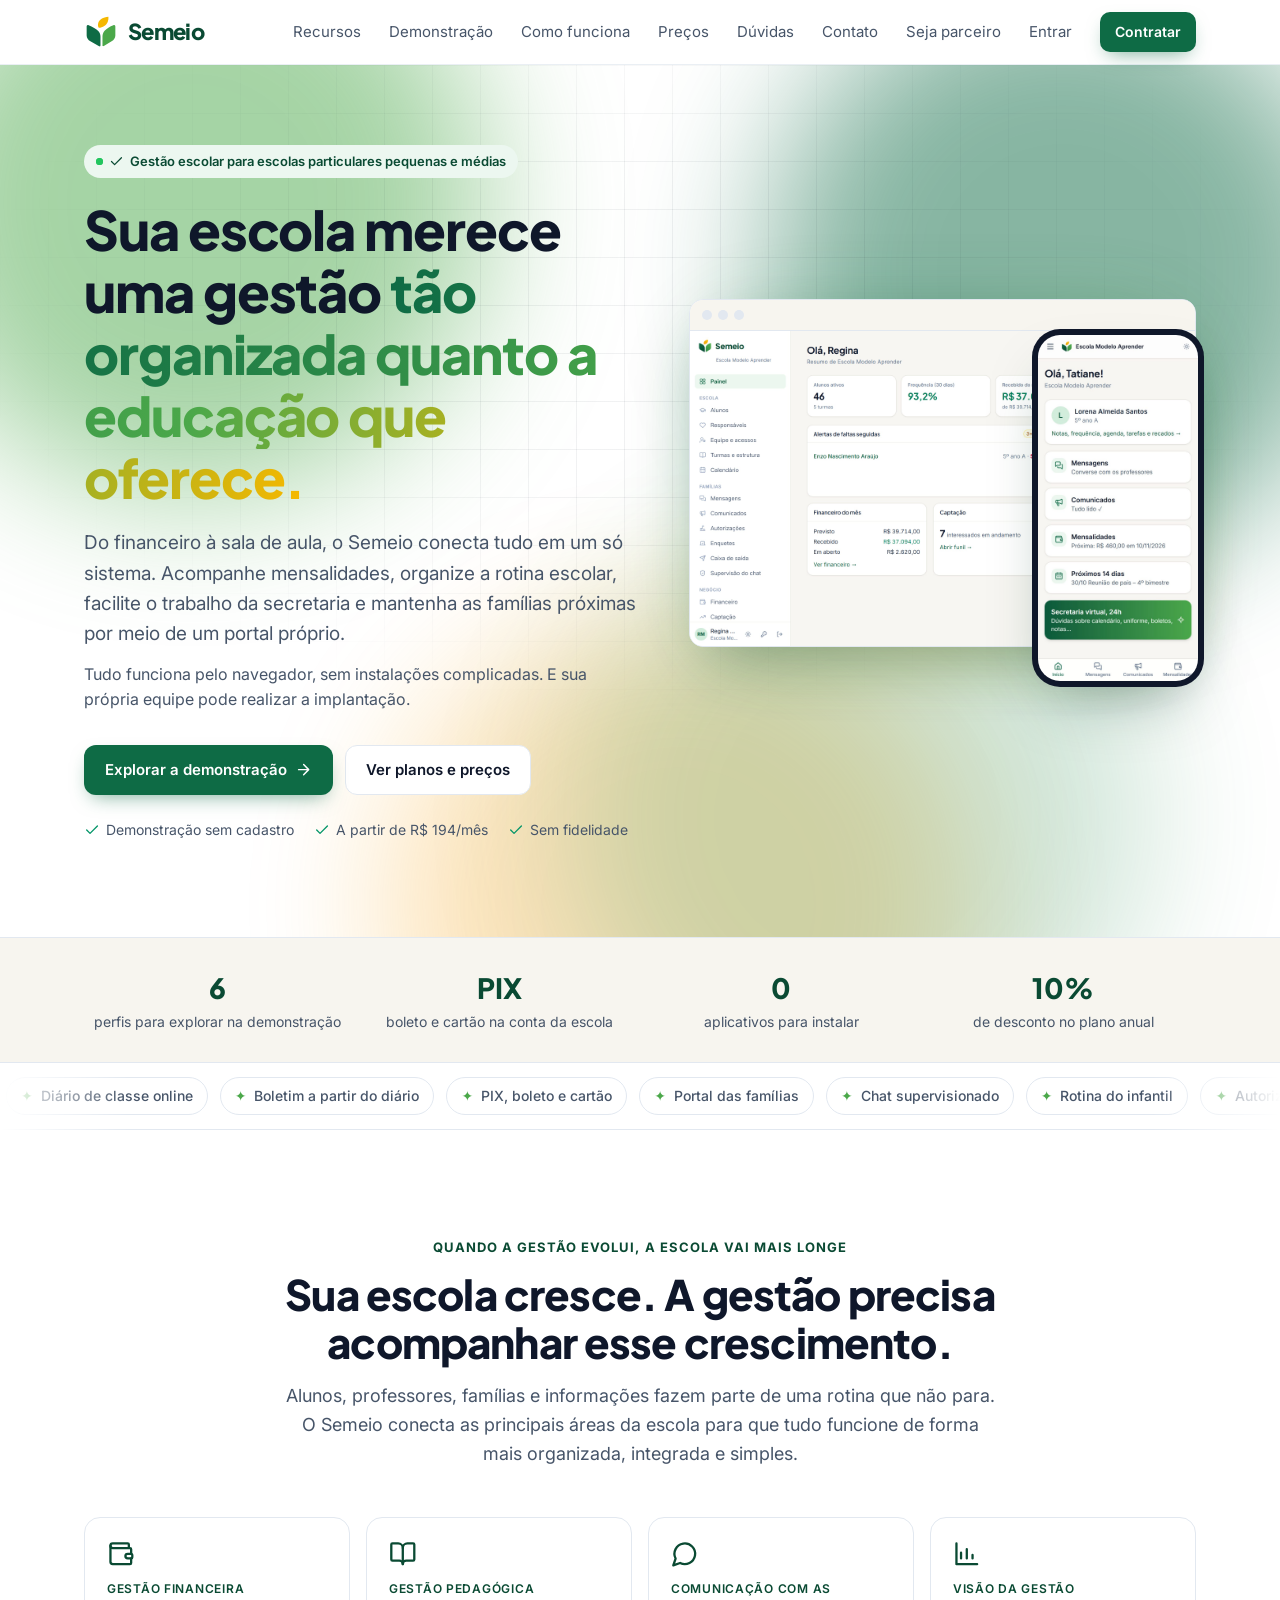
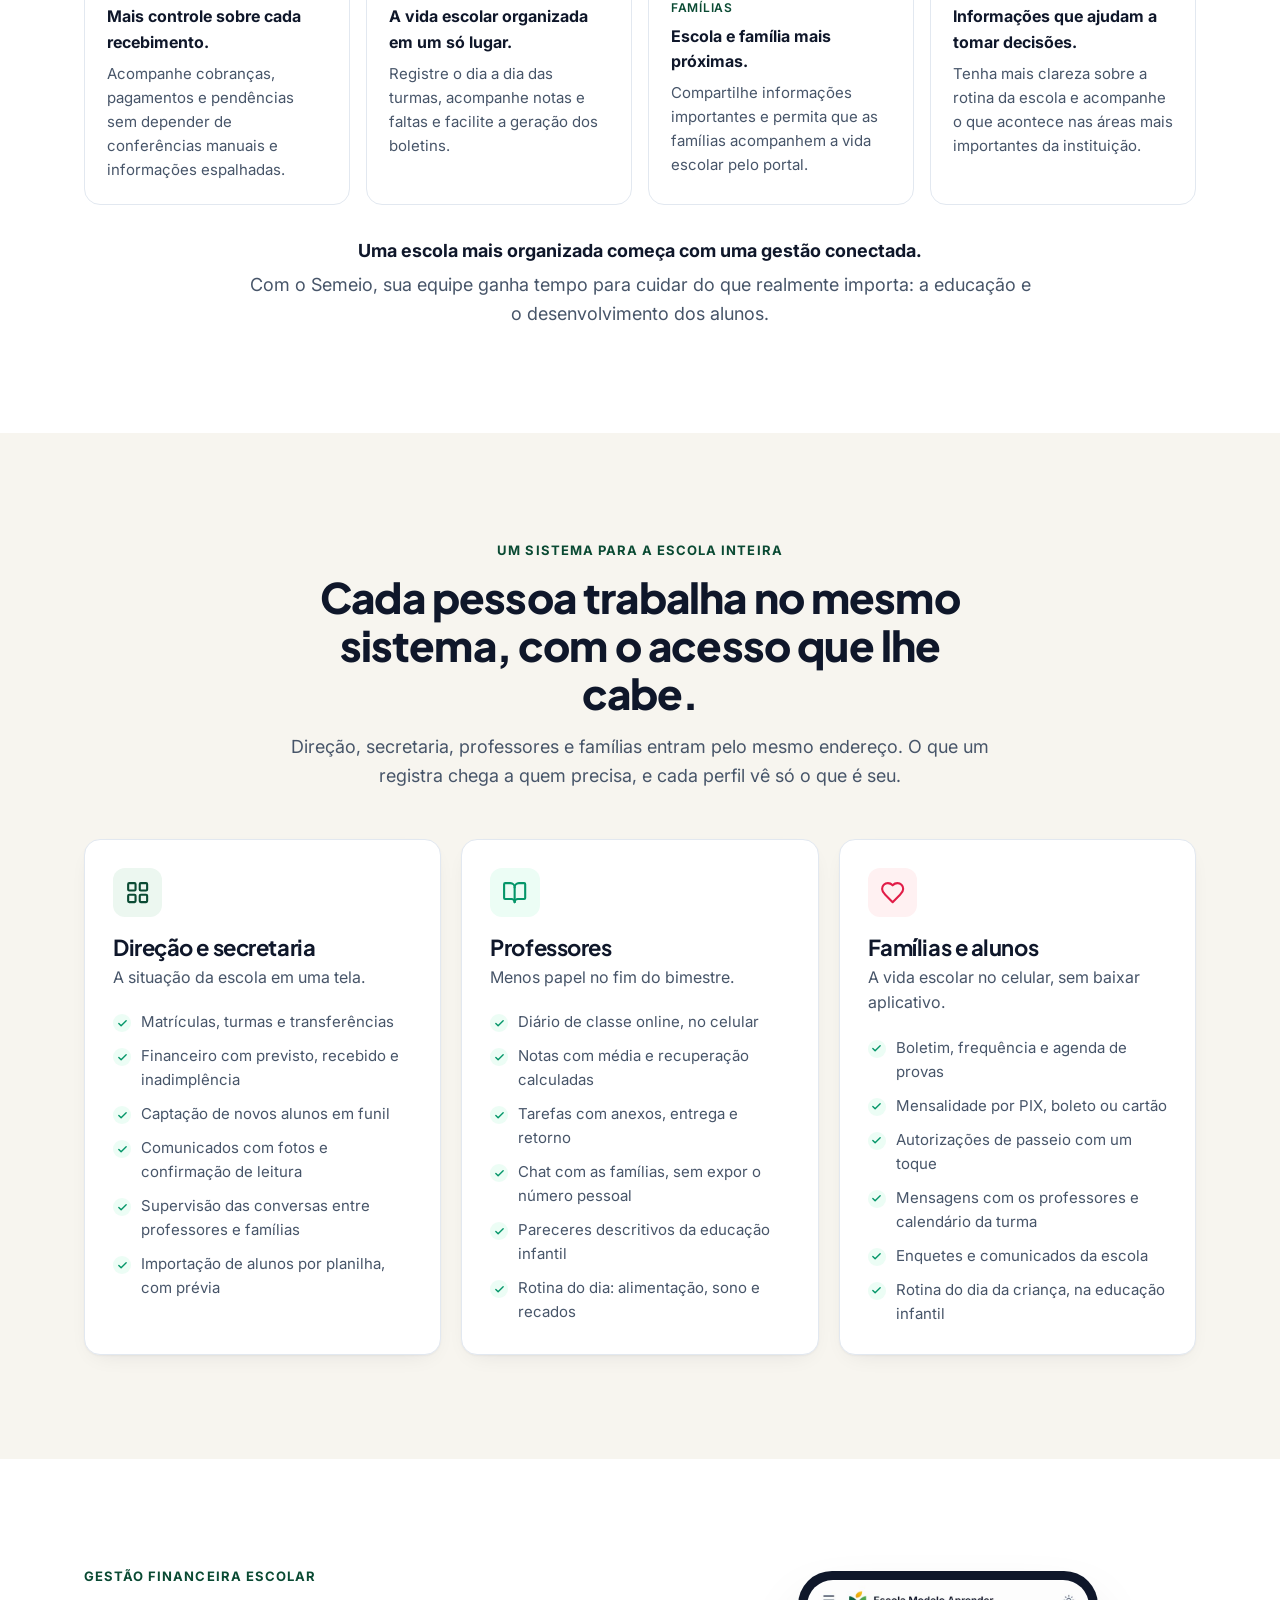
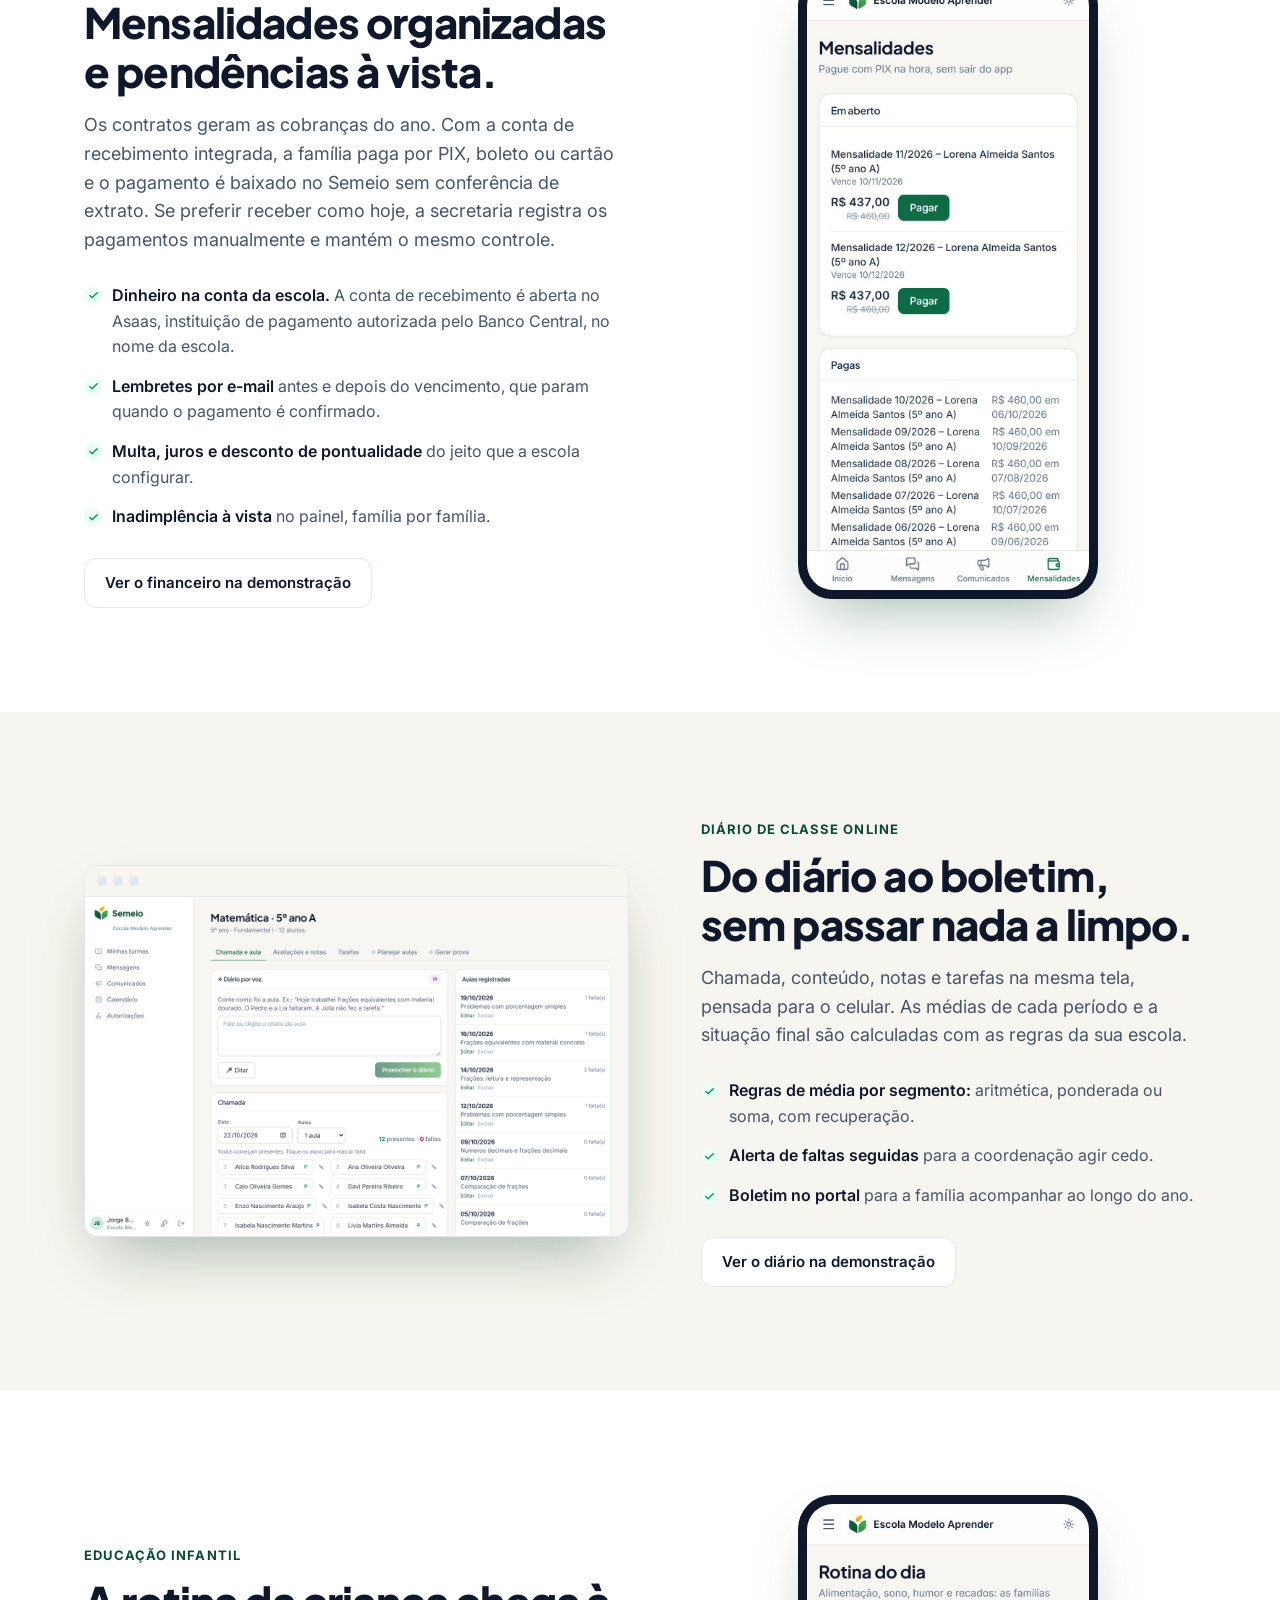
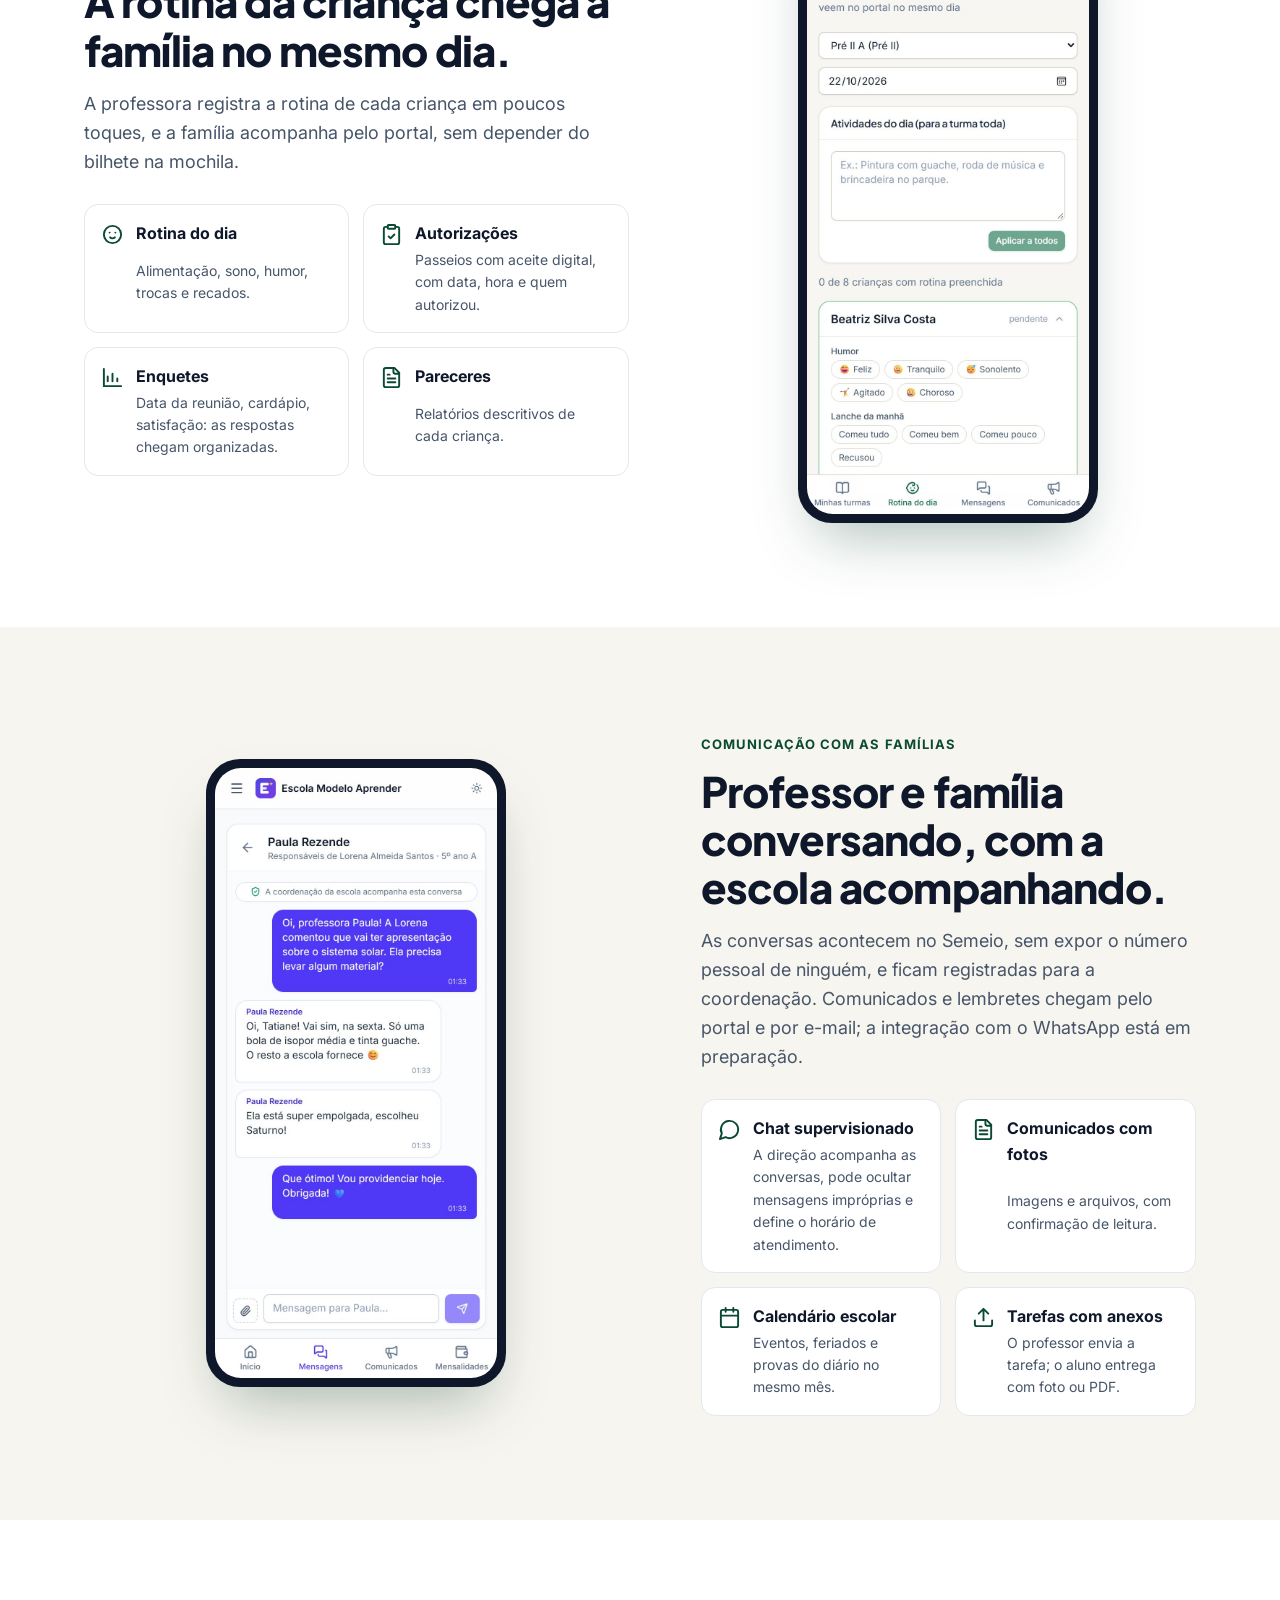
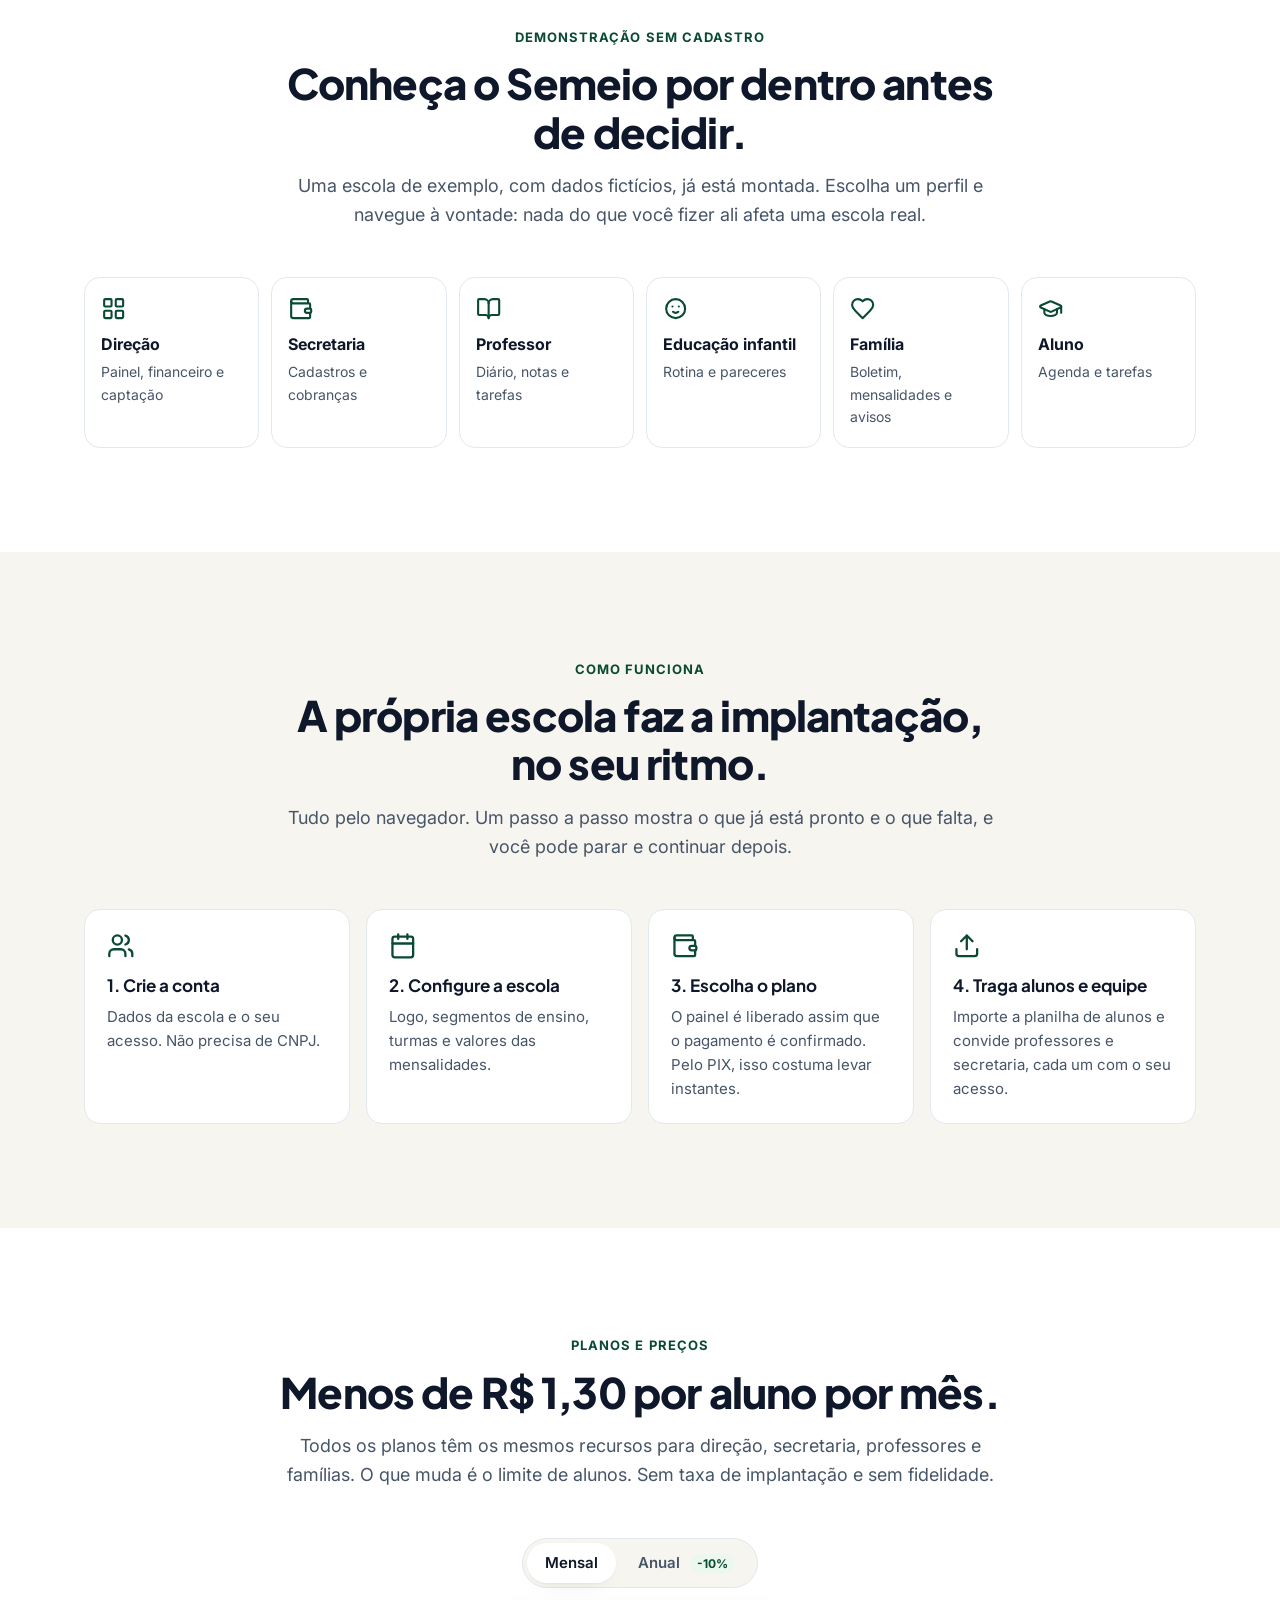
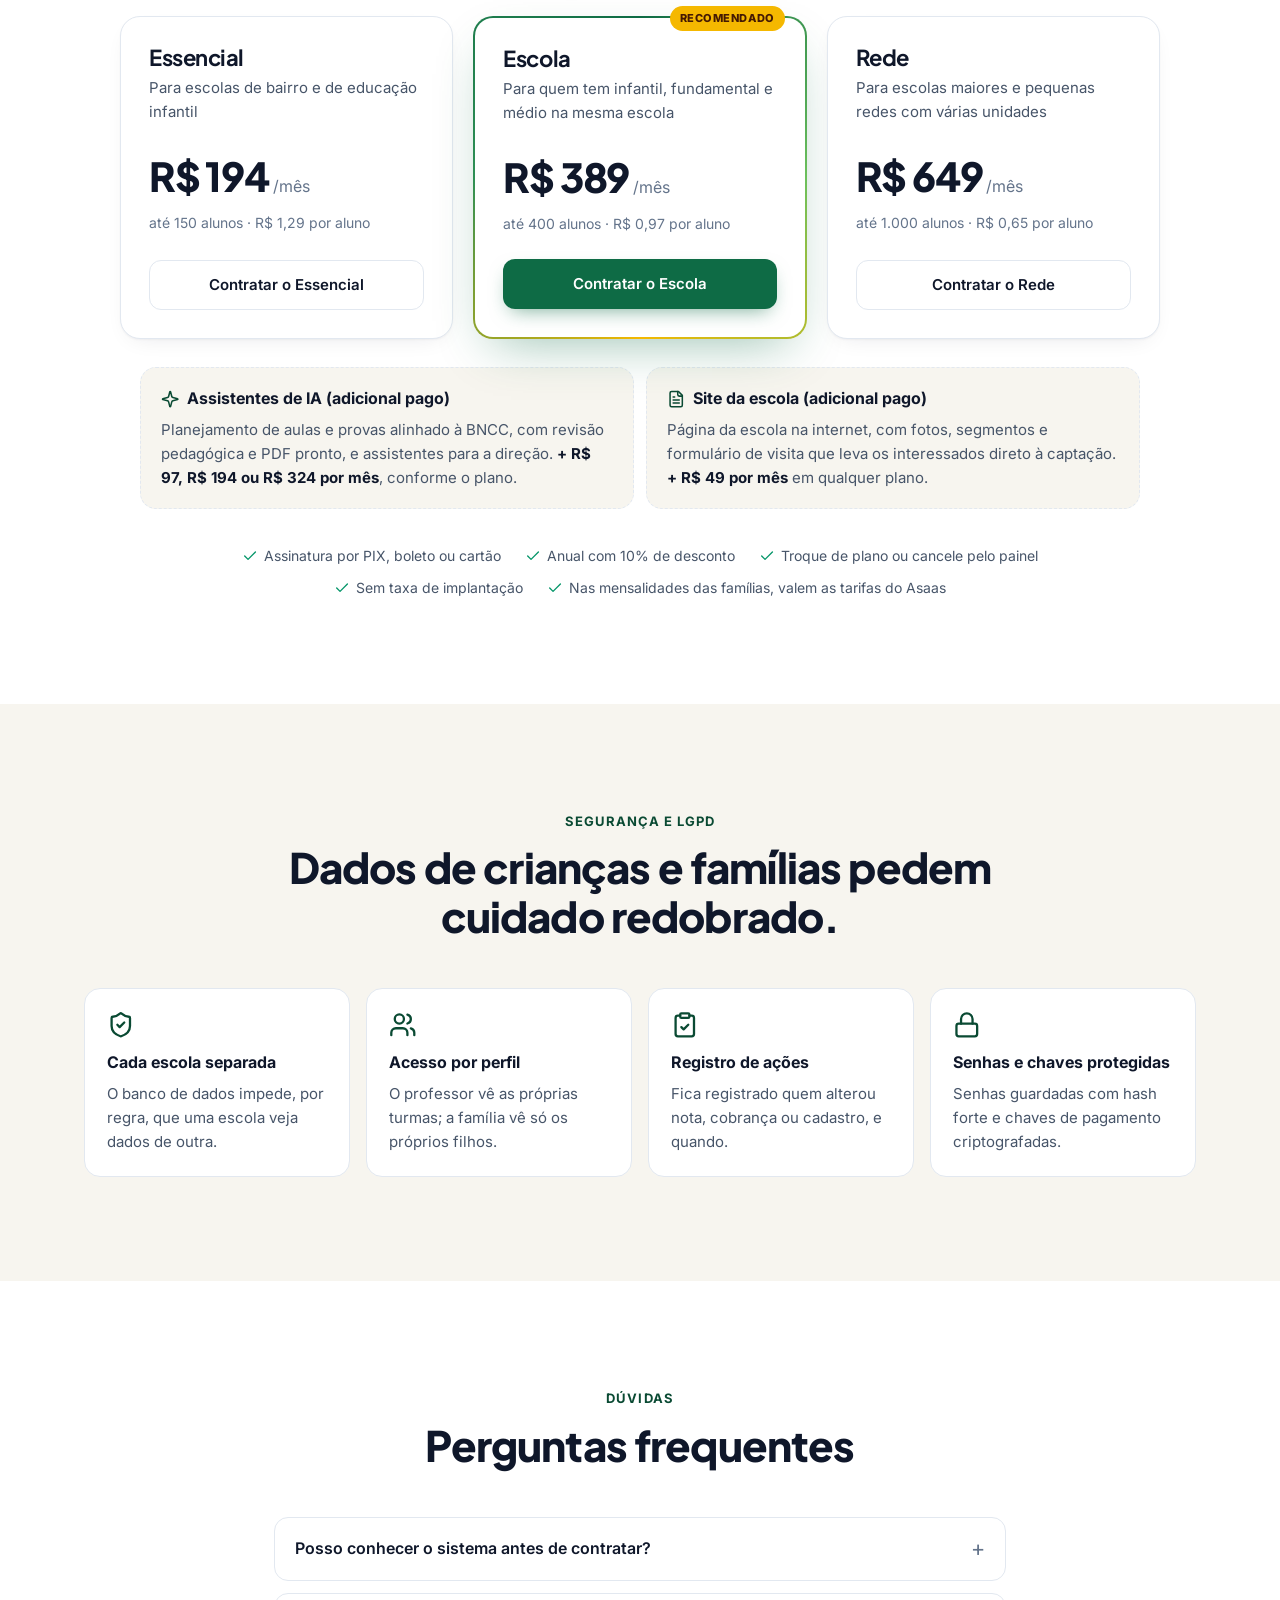
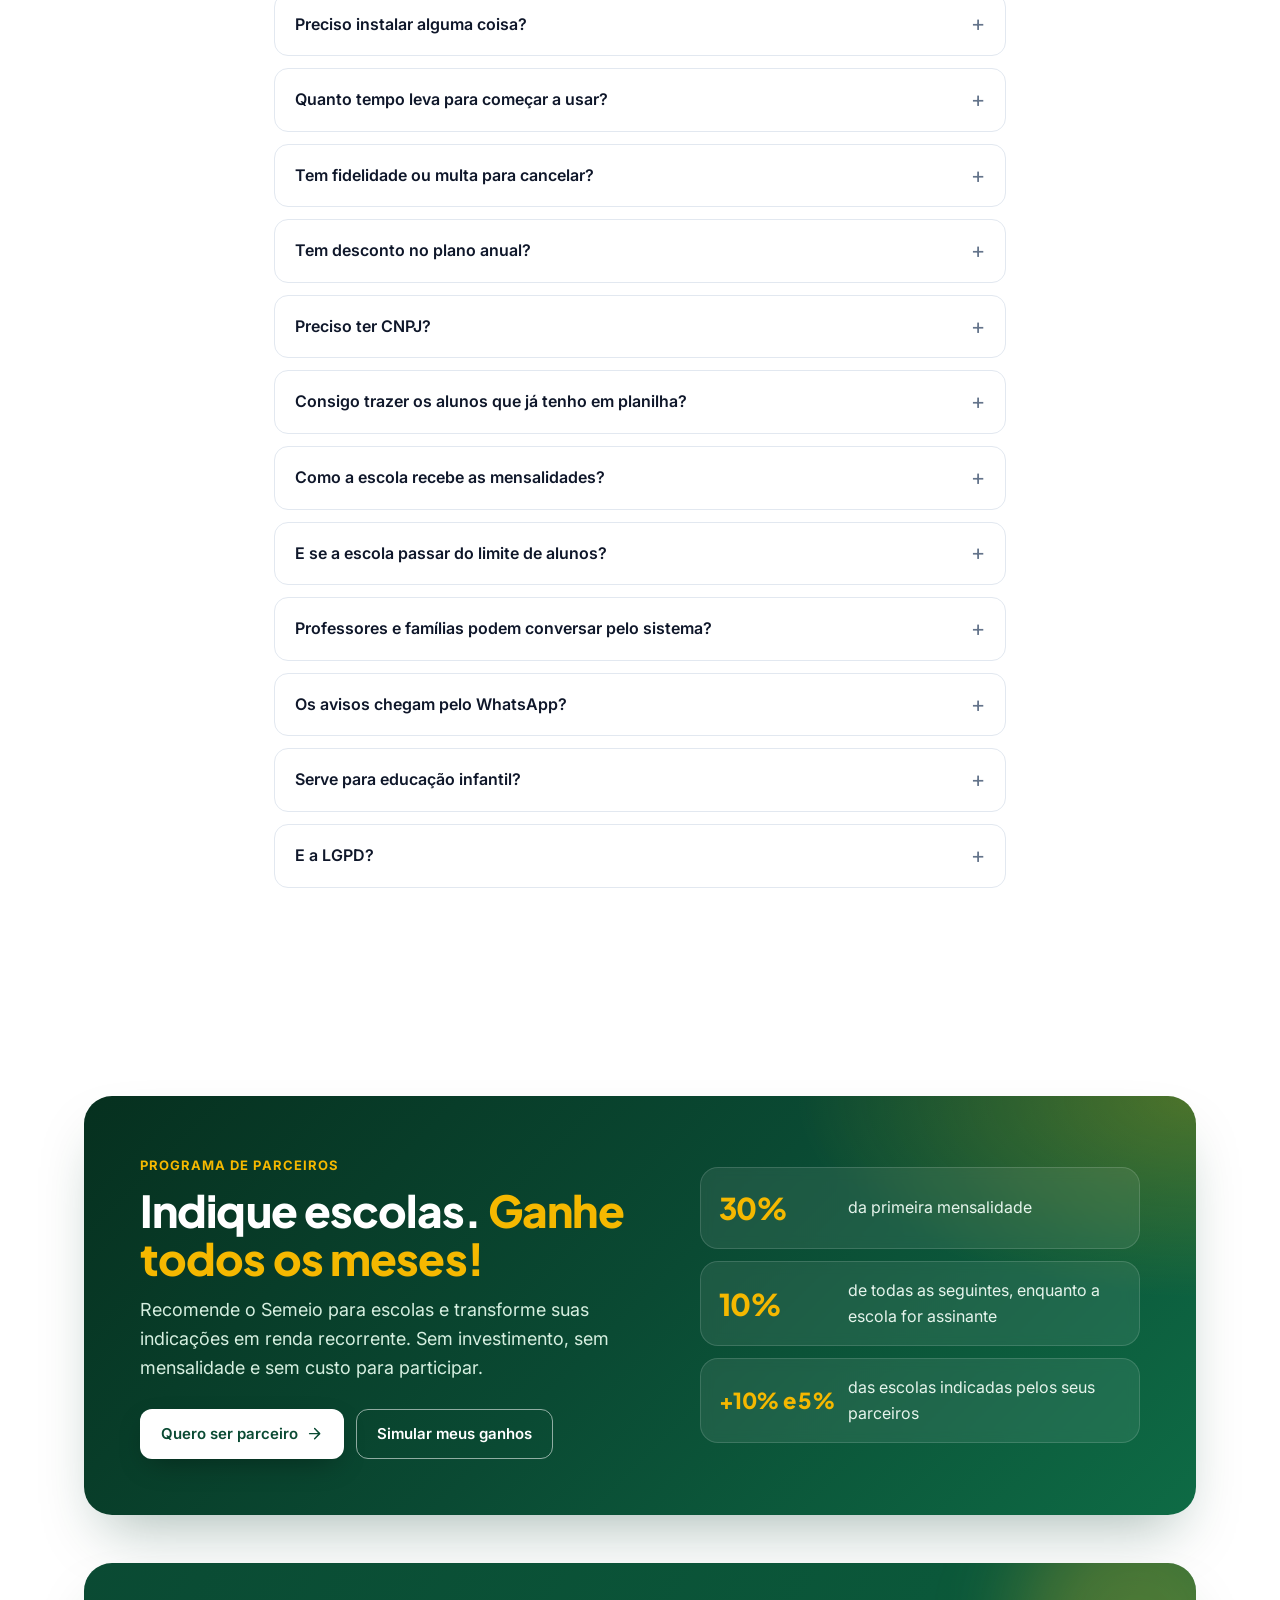
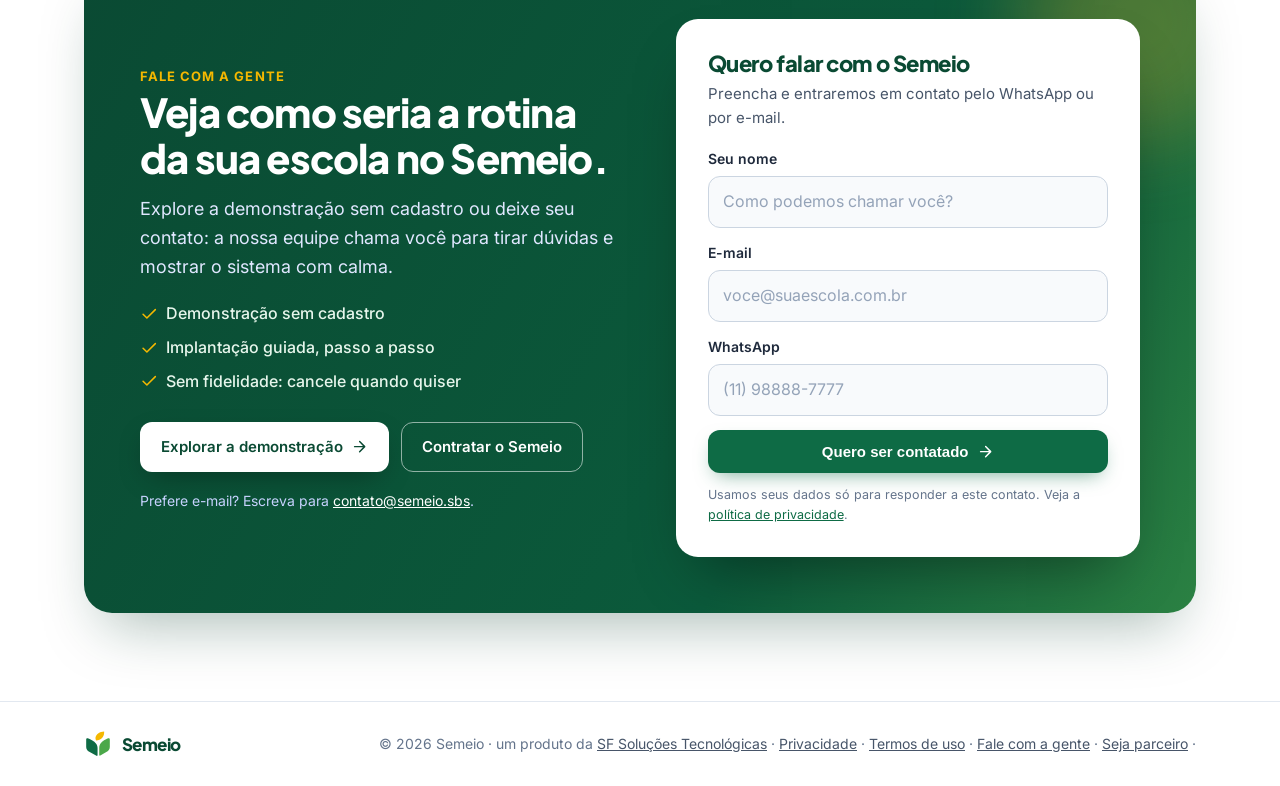
<file: index.html>
<!doctype html>
<html lang="pt-BR">
  <head>
    <meta charset="utf-8" />
    <meta name="viewport" content="width=device-width, initial-scale=1" />
    <title>Sistema de gestão escolar para escolas pequenas e médias | Semeio</title>
    <meta
      name="description"
      content="Gestão escolar online para escolas particulares pequenas e médias: mensalidades com baixa automática, diário de classe no celular, boletim e portal das famílias. Demonstração sem cadastro. A partir de R$ 194/mês."
    />
    <meta name="robots" content="index, follow, max-image-preview:large" />
    <meta name="theme-color" content="#0e6b45" />
    <meta name="facebook-domain-verification" content="my8lq3fpxx24vb7o14dird693pa0da" />
    <link rel="canonical" href="https://semeio.sbs/" />
    <meta property="og:type" content="website" />
    <meta property="og:locale" content="pt_BR" />
    <meta property="og:site_name" content="Semeio" />
    <meta property="og:title" content="Semeio: financeiro, secretaria e sala de aula em um só lugar" />
    <meta property="og:description" content="Sistema de gestão escolar para escolas particulares pequenas e médias. Mensalidades, diário de classe, boletim e comunicação com as famílias, sem instalar nada." />
    <meta property="og:url" content="https://semeio.sbs/" />
    <meta property="og:image" content="https://semeio.sbs/img/og.jpg" />
    <meta property="og:image:width" content="1200" />
    <meta property="og:image:height" content="630" />
    <meta property="og:image:alt" content="Painel do Semeio com alunos, frequência e mensalidades do mês" />
    <meta name="twitter:card" content="summary_large_image" />
    <meta name="twitter:title" content="Semeio: financeiro, secretaria e sala de aula em um só lugar" />
    <meta name="twitter:description" content="Sistema de gestão escolar para escolas particulares pequenas e médias, sem instalar nada." />
    <meta name="twitter:image" content="https://semeio.sbs/img/og.jpg" />
    <link rel="icon" href="favicon.svg" type="image/svg+xml" />
    <link rel="apple-touch-icon" href="img/icone-180.png" />
    <link rel="preconnect" href="https://fonts.googleapis.com" />
    <link rel="preconnect" href="https://fonts.gstatic.com" crossorigin />
    <link href="https://fonts.googleapis.com/css2?family=Inter:wght@400;500;600&family=Plus+Jakarta+Sans:wght@600;700;800&display=swap" rel="stylesheet" />
    <link rel="preload" as="image" href="img/painel.jpg" />
    <link rel="stylesheet" href="estilo.css" />
    <link rel="stylesheet" href="movimento.css" />
    <script type="application/ld+json">
      {
        "@context": "https://schema.org",
        "@graph": [
          {
            "@type": "Organization",
            "@id": "https://semeio.sbs/#organizacao",
            "name": "Semeio",
            "url": "https://semeio.sbs/",
            "logo": "https://semeio.sbs/img/icone-180.png",
            "email": "contato@semeio.sbs",
            "parentOrganization": { "@type": "Organization", "name": "SF Soluções Tecnológicas" }
          },
          {
            "@type": "SoftwareApplication",
            "name": "Semeio",
            "applicationCategory": "BusinessApplication",
            "applicationSubCategory": "Sistema de gestão escolar",
            "operatingSystem": "Web, Android, iOS",
            "url": "https://semeio.sbs/",
            "image": "https://semeio.sbs/img/og.jpg",
            "description": "Sistema de gestão escolar online para escolas particulares pequenas e médias, da educação infantil ao ensino médio: matrículas, diário de classe, boletim, mensalidades por PIX, boleto e cartão, e comunicação com as famílias.",
            "inLanguage": "pt-BR",
            "publisher": { "@id": "https://semeio.sbs/#organizacao" },
            "offers": [
              { "@type": "Offer", "name": "Essencial (até 150 alunos)", "price": "194.00", "priceCurrency": "BRL", "url": "https://app.semeio.sbs/cadastro?plano=essencial" },
              { "@type": "Offer", "name": "Escola (até 400 alunos)", "price": "389.00", "priceCurrency": "BRL", "url": "https://app.semeio.sbs/cadastro?plano=escola" },
              { "@type": "Offer", "name": "Rede (até 1.000 alunos)", "price": "649.00", "priceCurrency": "BRL", "url": "https://app.semeio.sbs/cadastro?plano=rede" }
            ]
          },
          {
            "@type": "FAQPage",
            "mainEntity": [
              { "@type": "Question", "name": "Posso conhecer o sistema antes de contratar?", "acceptedAnswer": { "@type": "Answer", "text": "Sim. A demonstração tem uma escola de exemplo com dados fictícios e abre sem cadastro, nos perfis de direção, secretaria, professor, educação infantil, família e aluno. Não há período grátis na assinatura." } },
              { "@type": "Question", "name": "Preciso instalar alguma coisa?", "acceptedAnswer": { "@type": "Answer", "text": "Não. O Semeio funciona no navegador do computador e do celular. Equipe e famílias entram com e-mail ou celular, sem baixar aplicativo." } },
              { "@type": "Question", "name": "Quanto tempo leva para começar a usar?", "acceptedAnswer": { "@type": "Answer", "text": "Criar a conta leva poucos minutos. Depois, um passo a passo guiado mostra o que falta configurar e você pode fazer isso aos poucos. O painel é liberado assim que o pagamento da assinatura é confirmado." } },
              { "@type": "Question", "name": "Tem fidelidade ou multa para cancelar?", "acceptedAnswer": { "@type": "Answer", "text": "Não. A direção cancela pelo próprio painel, sem multa. A escola continua usando até o fim do período já pago e escolhe se os dados ficam guardados ou são apagados." } },
              { "@type": "Question", "name": "Tem desconto no plano anual?", "acceptedAnswer": { "@type": "Answer", "text": "Sim. No plano anual você paga 12 meses com 10% de desconto, em uma fatura por ano." } },
              { "@type": "Question", "name": "Preciso ter CNPJ?", "acceptedAnswer": { "@type": "Answer", "text": "Não. Sem CNPJ, a assinatura fica no CPF do responsável pela escola." } },
              { "@type": "Question", "name": "Consigo trazer os alunos que já tenho em planilha?", "acceptedAnswer": { "@type": "Answer", "text": "Sim. Você envia a planilha em CSV, o sistema reconhece as colunas, mostra uma prévia e não duplica quem já está cadastrado." } },
              { "@type": "Question", "name": "Como a escola recebe as mensalidades?", "acceptedAnswer": { "@type": "Answer", "text": "Com a conta de recebimento integrada, aberta no Asaas no nome da escola, as famílias pagam por PIX, boleto ou cartão e o pagamento é baixado no Semeio automaticamente. Quem preferir pode continuar recebendo como hoje e registrar os pagamentos manualmente." } },
              { "@type": "Question", "name": "Os avisos chegam pelo WhatsApp?", "acceptedAnswer": { "@type": "Answer", "text": "Ainda não. Hoje comunicados e lembretes chegam pelo portal das famílias e por e-mail. A integração com o WhatsApp está em preparação." } },
              { "@type": "Question", "name": "Serve para educação infantil?", "acceptedAnswer": { "@type": "Answer", "text": "Sim. Além das séries com nota, o Semeio tem rotina diária, pareceres descritivos e autorizações digitais para a educação infantil." } }
            ]
          }
        ]
      }
    </script>
  </head>
  <body>
    <!-- Ícones (Lucide, licença ISC) -->
    <svg width="0" height="0" style="position: absolute" aria-hidden="true">
      <defs>
        <symbol id="i-sparkles" viewBox="0 0 24 24"><path d="M9.94 15.5A2 2 0 0 0 8.5 14.06l-6.14-1.58a.5.5 0 0 1 0-.96L8.5 9.94A2 2 0 0 0 9.94 8.5l1.58-6.14a.5.5 0 0 1 .96 0l1.58 6.14a2 2 0 0 0 1.44 1.44l6.14 1.58a.5.5 0 0 1 0 .96l-6.14 1.58a2 2 0 0 0-1.44 1.44l-1.58 6.14a.5.5 0 0 1-.96 0z" /></symbol>
        <symbol id="i-check" viewBox="0 0 24 24"><path d="M20 6 9 17l-5-5" /></symbol>
        <symbol id="i-grid" viewBox="0 0 24 24"><rect width="7" height="7" x="3" y="3" rx="1" /><rect width="7" height="7" x="14" y="3" rx="1" /><rect width="7" height="7" x="14" y="14" rx="1" /><rect width="7" height="7" x="3" y="14" rx="1" /></symbol>
        <symbol id="i-book" viewBox="0 0 24 24"><path d="M12 7v14" /><path d="M3 18a1 1 0 0 1-1-1V4a1 1 0 0 1 1-1h5a4 4 0 0 1 4 4 4 4 0 0 1 4-4h5a1 1 0 0 1 1 1v13a1 1 0 0 1-1 1h-6a3 3 0 0 0-3 3 3 3 0 0 0-3-3z" /></symbol>
        <symbol id="i-heart" viewBox="0 0 24 24"><path d="M19 14c1.49-1.46 3-3.21 3-5.5A5.5 5.5 0 0 0 16.5 3c-1.76 0-3 .5-4.5 2-1.5-1.5-2.74-2-4.5-2A5.5 5.5 0 0 0 2 8.5c0 2.3 1.5 4.05 3 5.5l7 7Z" /></symbol>
        <symbol id="i-chat" viewBox="0 0 24 24"><path d="M7.9 20A9 9 0 1 0 4 16.1L2 22Z" /></symbol>
        <symbol id="i-wallet" viewBox="0 0 24 24"><path d="M19 7V4a1 1 0 0 0-1-1H5a2 2 0 0 0 0 4h15a1 1 0 0 1 1 1v4h-3a2 2 0 0 0 0 4h3a1 1 0 0 0 1-1v-2a1 1 0 0 0-1-1" /><path d="M3 5v14a2 2 0 0 0 2 2h15a1 1 0 0 0 1-1v-4" /></symbol>
        <symbol id="i-mic" viewBox="0 0 24 24"><path d="M12 2a3 3 0 0 0-3 3v7a3 3 0 0 0 6 0V5a3 3 0 0 0-3-3Z" /><path d="M19 10v2a7 7 0 0 1-14 0v-2" /><path d="M12 19v3" /></symbol>
        <symbol id="i-file" viewBox="0 0 24 24"><path d="M15 2H6a2 2 0 0 0-2 2v16a2 2 0 0 0 2 2h12a2 2 0 0 0 2-2V7Z" /><path d="M14 2v4a2 2 0 0 0 2 2h4" /><path d="M16 13H8M16 17H8M10 9H8" /></symbol>
        <symbol id="i-calendar" viewBox="0 0 24 24"><rect width="18" height="18" x="3" y="4" rx="2" /><path d="M16 2v4M8 2v4M3 10h18" /></symbol>
        <symbol id="i-clipboard" viewBox="0 0 24 24"><rect width="8" height="4" x="8" y="2" rx="1" /><path d="M16 4h2a2 2 0 0 1 2 2v14a2 2 0 0 1-2 2H6a2 2 0 0 1-2-2V6a2 2 0 0 1 2-2h2" /><path d="m9 14 2 2 4-4" /></symbol>
        <symbol id="i-chart" viewBox="0 0 24 24"><path d="M3 3v18h18" /><path d="M7 16v-5M12 16V8M17 16v-3" /></symbol>
        <symbol id="i-trend" viewBox="0 0 24 24"><path d="m22 7-8.5 8.5-5-5L2 17" /><path d="M16 7h6v6" /></symbol>
        <symbol id="i-shield" viewBox="0 0 24 24"><path d="M20 13c0 5-3.5 7.5-7.66 8.95a1 1 0 0 1-.67-.01C7.5 20.5 4 18 4 13V6a1 1 0 0 1 1-1c2 0 4.5-1.2 6.24-2.72a1.17 1.17 0 0 1 1.52 0C14.51 3.81 17 5 19 5a1 1 0 0 1 1 1z" /><path d="m9 12 2 2 4-4" /></symbol>
        <symbol id="i-upload" viewBox="0 0 24 24"><path d="M21 15v4a2 2 0 0 1-2 2H5a2 2 0 0 1-2-2v-4" /><path d="m17 8-5-5-5 5M12 3v12" /></symbol>
        <symbol id="i-cap" viewBox="0 0 24 24"><path d="M21.42 10.92a1 1 0 0 0-.02-1.84L12.83 5.18a2 2 0 0 0-1.66 0L2.6 9.08a1 1 0 0 0 0 1.83l8.57 3.91a2 2 0 0 0 1.66 0z" /><path d="M22 10v6M6 12.5V16a6 3 0 0 0 12 0v-3.5" /></symbol>
        <symbol id="i-smile" viewBox="0 0 24 24"><circle cx="12" cy="12" r="9" /><path d="M9 10h.01M15 10h.01M9.5 15a3.5 3.5 0 0 0 5 0" /></symbol>
        <symbol id="i-lock" viewBox="0 0 24 24"><rect width="18" height="11" x="3" y="11" rx="2" /><path d="M7 11V7a5 5 0 0 1 10 0v4" /></symbol>
        <symbol id="i-users" viewBox="0 0 24 24"><path d="M16 21v-2a4 4 0 0 0-4-4H6a4 4 0 0 0-4 4v2" /><circle cx="9" cy="7" r="4" /><path d="M22 21v-2a4 4 0 0 0-3-3.87M16 3.13a4 4 0 0 1 0 7.75" /></symbol>
        <symbol id="i-menu" viewBox="0 0 24 24"><path d="M4 6h16M4 12h16M4 18h16" /></symbol>
        <symbol id="i-arrow" viewBox="0 0 24 24"><path d="M5 12h14M12 5l7 7-7 7" /></symbol>
        <symbol id="i-logo" viewBox="0 0 64 64">
          <path d="M5 21.5c0-1.9 1.9-3.1 3.7-2.4 7.3 2.9 14.3 6.6 18.6 11.5 2.6 3 3.7 6.6 3.7 10.5v16.4c0 1.3-1.4 2.1-2.5 1.5L12 49.6C7.7 47.3 5 43.4 5 38.7Z" fill="#0E6B45" />
          <path d="M59 21.5c0-1.9-1.9-3.1-3.7-2.4-6.6 2.6-12.7 6-16.5 10.5-2.7 3.1-4 6.8-4 10.8v16.6c0 1.3 1.4 2.1 2.5 1.5L52 49.6c4.3-2.3 7-6.2 7-10.9Z" fill="#4BA84A" />
          <path d="M46 3.5c-10.2.9-17.6 5.4-19.4 12.6-.8 3.3-.1 6.2 1.3 8.1 7.4-.4 14.3-4.3 16.9-11.4 1.1-3 1.5-6 1.2-9.3Z" fill="#F5B800" />
        </symbol>
      </defs>
    </svg>

    <div class="progresso" aria-hidden="true"></div>
    <header class="topo">
      <div class="conteiner topo__linha">
        <a href="#" class="marca" aria-label="Semeio, início">
          <svg class="marca__simbolo"><use href="#i-logo" /></svg>
          <span>Semeio</span>
        </a>
        <nav class="topo__menu" id="menu" aria-label="Seções">
          <a href="#recursos">Recursos</a>
          <a href="#demonstracao">Demonstração</a>
          <a href="#como-funciona">Como funciona</a>
          <a href="#precos">Preços</a>
          <a href="#duvidas">Dúvidas</a>
          <a href="#contato">Contato</a>
          <a href="parceiros/">Seja parceiro</a>
          <a href="https://app.semeio.sbs/" data-app="/" data-evento="entrar">Entrar</a>
        </nav>
        <div class="topo__acoes">
          <a class="botao botao--primario botao--pequeno" href="https://app.semeio.sbs/cadastro" data-app="/cadastro" data-evento="assinar" data-origem-cta="topo">Contratar</a>
          <button class="topo__abrir" aria-label="Abrir menu" aria-expanded="false" aria-controls="menu"><svg class="ic"><use href="#i-menu" /></svg></button>
        </div>
      </div>
    </header>

    <main>
      <!-- Abertura -->
      <section class="abertura">
        <div class="aurora" aria-hidden="true"><span></span><span></span><span></span><span></span></div>
        <div class="grade-fundo" aria-hidden="true"></div>
        <div class="conteiner abertura__grade">
          <div class="abertura__texto">
            <span class="selo entrada" style="--i: 0"><span class="selo__ponto"></span><svg class="ic"><use href="#i-check" /></svg> Gestão escolar para escolas particulares pequenas e médias</span>
            <h1 class="entrada" style="--i: 1">Sua escola merece uma gestão <span class="destaque">tão organizada quanto a educação que oferece.</span></h1>
            <p class="abertura__sub entrada" style="--i: 2">
              Do financeiro à sala de aula, o Semeio conecta tudo em um só sistema. Acompanhe mensalidades, organize a rotina escolar, facilite o trabalho da secretaria e mantenha as famílias próximas por meio de um portal próprio.
            </p>
            <p class="abertura__sub abertura__sub--nota entrada" style="--i: 2">Tudo funciona pelo navegador, sem instalações complicadas. E sua própria equipe pode realizar a implantação.</p>
            <div class="abertura__ctas entrada" style="--i: 3">
              <a class="botao botao--primario botao--brilho" href="https://app.semeio.sbs/?demo=direcao" data-app="/?demo=direcao" data-evento="demo" data-perfil="direcao" data-origem-cta="abertura">Explorar a demonstração <svg class="ic"><use href="#i-arrow" /></svg></a>
              <a class="botao botao--secundario" href="#precos">Ver planos e preços</a>
            </div>
            <ul class="garantias entrada" style="--i: 4">
              <li><svg class="ic"><use href="#i-check" /></svg> Demonstração sem cadastro</li>
              <li><svg class="ic"><use href="#i-check" /></svg> A partir de R$ 194/mês</li>
              <li><svg class="ic"><use href="#i-check" /></svg> Sem fidelidade</li>
            </ul>
          </div>
          <div class="vitrine entrada" style="--i: 2" aria-label="Telas do Semeio">
            <div class="vitrine__luz" aria-hidden="true"></div>
            <figure class="navegador">
              <div class="navegador__barra"><span></span><span></span><span></span></div>
              <picture>
                <source srcset="img/painel-escuro.jpg" media="(prefers-color-scheme: dark)" />
                <img src="img/painel.jpg" width="1280" height="800" fetchpriority="high" alt="Painel da direção no Semeio com alunos ativos, frequência, recebimentos do mês e inadimplência" />
              </picture>
            </figure>
            <figure class="celular celular--vitrine">
              <img src="img/portal-familia.jpg" width="390" height="844" alt="Portal da família no celular com mensalidades e comunicados da escola" loading="lazy" />
            </figure>
          </div>
        </div>
      </section>

      <!-- Faixa de destaques -->
      <section class="faixa" aria-label="Destaques">
        <div class="conteiner faixa__grade">
          <div><strong data-contar="6">6</strong><span>perfis para explorar na demonstração</span></div>
          <div><strong>PIX</strong><span>boleto e cartão na conta da escola</span></div>
          <div><strong>0</strong><span>aplicativos para instalar</span></div>
          <div><strong data-contar="10" data-sufixo="%">10%</strong><span>de desconto no plano anual</span></div>
        </div>
      </section>

      <!-- Faixa rolante de recursos (a segunda lista repete a primeira para o movimento contínuo) -->
      <div class="marquise" aria-label="Recursos do Semeio">
        <div class="marquise__trilho">
          <ul>
            <li>Diário de classe online</li>
            <li>Boletim a partir do diário</li>
            <li>PIX, boleto e cartão</li>
            <li>Portal das famílias</li>
            <li>Chat supervisionado</li>
            <li>Rotina do infantil</li>
            <li>Autorizações digitais</li>
            <li>Calendário escolar</li>
            <li>Enquetes</li>
            <li>Comunicados com fotos</li>
            <li>Matrículas e turmas</li>
            <li>Controle de inadimplência</li>
          </ul>
          <ul aria-hidden="true">
            <li>Diário de classe online</li>
            <li>Boletim a partir do diário</li>
            <li>PIX, boleto e cartão</li>
            <li>Portal das famílias</li>
            <li>Chat supervisionado</li>
            <li>Rotina do infantil</li>
            <li>Autorizações digitais</li>
            <li>Calendário escolar</li>
            <li>Enquetes</li>
            <li>Comunicados com fotos</li>
            <li>Matrículas e turmas</li>
            <li>Controle de inadimplência</li>
          </ul>
        </div>
      </div>

      <!-- Dor -->
      <section id="problema" class="secao">
        <div class="conteiner">
          <header class="secao__titulo">
            <span class="sobretitulo">Quando a gestão evolui, a escola vai mais longe</span>
            <h2>Sua escola cresce. A gestão precisa acompanhar esse crescimento.</h2>
            <p>Alunos, professores, famílias e informações fazem parte de uma rotina que não para. O Semeio conecta as principais áreas da escola para que tudo funcione de forma mais organizada, integrada e simples.</p>
          </header>
          <div class="seguranca">
            <div><svg class="ic"><use href="#i-wallet" /></svg><small class="cartao__area">Gestão financeira</small><b>Mais controle sobre cada recebimento.</b><span>Acompanhe cobranças, pagamentos e pendências sem depender de conferências manuais e informações espalhadas.</span></div>
            <div><svg class="ic"><use href="#i-book" /></svg><small class="cartao__area">Gestão pedagógica</small><b>A vida escolar organizada em um só lugar.</b><span>Registre o dia a dia das turmas, acompanhe notas e faltas e facilite a geração dos boletins.</span></div>
            <div><svg class="ic"><use href="#i-chat" /></svg><small class="cartao__area">Comunicação com as famílias</small><b>Escola e família mais próximas.</b><span>Compartilhe informações importantes e permita que as famílias acompanhem a vida escolar pelo portal.</span></div>
            <div><svg class="ic"><use href="#i-chart" /></svg><small class="cartao__area">Visão da gestão</small><b>Informações que ajudam a tomar decisões.</b><span>Tenha mais clareza sobre a rotina da escola e acompanhe o que acontece nas áreas mais importantes da instituição.</span></div>
          </div>
          <p class="virada"><b>Uma escola mais organizada começa com uma gestão conectada.</b> Com o Semeio, sua equipe ganha tempo para cuidar do que realmente importa: a educação e o desenvolvimento dos alunos.</p>
        </div>
      </section>

      <!-- Áreas -->
      <section id="recursos" class="secao secao--suave">
        <div class="conteiner">
          <header class="secao__titulo">
            <span class="sobretitulo">Um sistema para a escola inteira</span>
            <h2>Cada pessoa trabalha no mesmo sistema, com o acesso que lhe cabe.</h2>
            <p>Direção, secretaria, professores e famílias entram pelo mesmo endereço. O que um registra chega a quem precisa, e cada perfil vê só o que é seu.</p>
          </header>
          <div class="areas">
            <article class="area">
              <span class="area__icone"><svg class="ic"><use href="#i-grid" /></svg></span>
              <h3>Direção e secretaria</h3>
              <p>A situação da escola em uma tela.</p>
              <ul class="lista-check">
                <li>Matrículas, turmas e transferências</li>
                <li>Financeiro com previsto, recebido e inadimplência</li>
                <li>Captação de novos alunos em funil</li>
                <li>Comunicados com fotos e confirmação de leitura</li>
                <li>Supervisão das conversas entre professores e famílias</li>
                <li>Importação de alunos por planilha, com prévia</li>
              </ul>
            </article>
            <article class="area">
              <span class="area__icone area__icone--verde"><svg class="ic"><use href="#i-book" /></svg></span>
              <h3>Professores</h3>
              <p>Menos papel no fim do bimestre.</p>
              <ul class="lista-check">
                <li>Diário de classe online, no celular</li>
                <li>Notas com média e recuperação calculadas</li>
                <li>Tarefas com anexos, entrega e retorno</li>
                <li>Chat com as famílias, sem expor o número pessoal</li>
                <li>Pareceres descritivos da educação infantil</li>
                <li>Rotina do dia: alimentação, sono e recados</li>
              </ul>
            </article>
            <article class="area">
              <span class="area__icone area__icone--rosa"><svg class="ic"><use href="#i-heart" /></svg></span>
              <h3>Famílias e alunos</h3>
              <p>A vida escolar no celular, sem baixar aplicativo.</p>
              <ul class="lista-check">
                <li>Boletim, frequência e agenda de provas</li>
                <li>Mensalidade por PIX, boleto ou cartão</li>
                <li>Autorizações de passeio com um toque</li>
                <li>Mensagens com os professores e calendário da turma</li>
                <li>Enquetes e comunicados da escola</li>
                <li>Rotina do dia da criança, na educação infantil</li>
              </ul>
            </article>
          </div>
        </div>
      </section>

      <!-- Financeiro -->
      <section id="financeiro" class="secao">
        <div class="conteiner dupla">
          <div class="dupla__texto">
            <span class="sobretitulo">Gestão financeira escolar</span>
            <h2>Mensalidades organizadas e pendências à vista.</h2>
            <p>Os contratos geram as cobranças do ano. Com a conta de recebimento integrada, a família paga por PIX, boleto ou cartão e o pagamento é baixado no Semeio sem conferência de extrato. Se preferir receber como hoje, a secretaria registra os pagamentos manualmente e mantém o mesmo controle.</p>
            <ul class="lista-check lista-check--grande">
              <li><b>Dinheiro na conta da escola.</b> A conta de recebimento é aberta no Asaas, instituição de pagamento autorizada pelo Banco Central, no nome da escola.</li>
              <li><b>Lembretes por e-mail</b> antes e depois do vencimento, que param quando o pagamento é confirmado.</li>
              <li><b>Multa, juros e desconto de pontualidade</b> do jeito que a escola configurar.</li>
              <li><b>Inadimplência à vista</b> no painel, família por família.</li>
            </ul>
            <a class="botao botao--secundario dupla__acao" href="https://app.semeio.sbs/?demo=secretaria" data-app="/?demo=secretaria" data-evento="demo" data-perfil="secretaria" data-origem-cta="financeiro">Ver o financeiro na demonstração</a>
          </div>
          <div class="dupla__imagem">
            <figure class="celular">
              <img src="img/portal-pix.jpg" width="390" height="844" alt="Tela de mensalidades do portal da família com botão de pagar por PIX" loading="lazy" />
            </figure>
          </div>
        </div>
      </section>

      <!-- Professor -->
      <section class="secao secao--suave">
        <div class="conteiner dupla dupla--invertida">
          <div class="dupla__texto">
            <span class="sobretitulo">Diário de classe online</span>
            <h2>Do diário ao boletim, sem passar nada a limpo.</h2>
            <p>Chamada, conteúdo, notas e tarefas na mesma tela, pensada para o celular. As médias de cada período e a situação final são calculadas com as regras da sua escola.</p>
            <ul class="lista-check lista-check--grande">
              <li><b>Regras de média por segmento:</b> aritmética, ponderada ou soma, com recuperação.</li>
              <li><b>Alerta de faltas seguidas</b> para a coordenação agir cedo.</li>
              <li><b>Boletim no portal</b> para a família acompanhar ao longo do ano.</li>
            </ul>
            <a class="botao botao--secundario dupla__acao" href="https://app.semeio.sbs/?demo=professor" data-app="/?demo=professor" data-evento="demo" data-perfil="professor" data-origem-cta="diario">Ver o diário na demonstração</a>
          </div>
          <div class="dupla__imagem">
            <figure class="navegador navegador--pequeno">
              <div class="navegador__barra"><span></span><span></span><span></span></div>
              <img src="img/diario.jpg" width="1280" height="800" alt="Diário de classe online com chamada e notas da turma" loading="lazy" />
            </figure>
          </div>
        </div>
      </section>

      <!-- Educação infantil -->
      <section class="secao">
        <div class="conteiner dupla">
          <div class="dupla__texto">
            <span class="sobretitulo">Educação infantil</span>
            <h2>A rotina da criança chega à família no mesmo dia.</h2>
            <p>A professora registra a rotina de cada criança em poucos toques, e a família acompanha pelo portal, sem depender do bilhete na mochila.</p>
            <div class="mini-grade">
              <div class="mini"><svg class="ic"><use href="#i-smile" /></svg><b>Rotina do dia</b><span>Alimentação, sono, humor, trocas e recados.</span></div>
              <div class="mini"><svg class="ic"><use href="#i-clipboard" /></svg><b>Autorizações</b><span>Passeios com aceite digital, com data, hora e quem autorizou.</span></div>
              <div class="mini"><svg class="ic"><use href="#i-chart" /></svg><b>Enquetes</b><span>Data da reunião, cardápio, satisfação: as respostas chegam organizadas.</span></div>
              <div class="mini"><svg class="ic"><use href="#i-file" /></svg><b>Pareceres</b><span>Relatórios descritivos de cada criança.</span></div>
            </div>
          </div>
          <div class="dupla__imagem">
            <figure class="celular">
              <img src="img/rotina.jpg" width="390" height="844" alt="Registro da rotina do dia de uma turma de educação infantil no celular" loading="lazy" />
            </figure>
          </div>
        </div>
      </section>

      <!-- Comunicação -->
      <section id="comunicacao" class="secao secao--suave">
        <div class="conteiner dupla dupla--invertida">
          <div class="dupla__texto">
            <span class="sobretitulo">Comunicação com as famílias</span>
            <h2>Professor e família conversando, com a escola acompanhando.</h2>
            <p>As conversas acontecem no Semeio, sem expor o número pessoal de ninguém, e ficam registradas para a coordenação. Comunicados e lembretes chegam pelo portal e por e-mail; a integração com o WhatsApp está em preparação.</p>
            <div class="mini-grade">
              <div class="mini"><svg class="ic"><use href="#i-chat" /></svg><b>Chat supervisionado</b><span>A direção acompanha as conversas, pode ocultar mensagens impróprias e define o horário de atendimento.</span></div>
              <div class="mini"><svg class="ic"><use href="#i-file" /></svg><b>Comunicados com fotos</b><span>Imagens e arquivos, com confirmação de leitura.</span></div>
              <div class="mini"><svg class="ic"><use href="#i-calendar" /></svg><b>Calendário escolar</b><span>Eventos, feriados e provas do diário no mesmo mês.</span></div>
              <div class="mini"><svg class="ic"><use href="#i-upload" /></svg><b>Tarefas com anexos</b><span>O professor envia a tarefa; o aluno entrega com foto ou PDF.</span></div>
            </div>
          </div>
          <div class="dupla__imagem">
            <figure class="celular">
              <img src="img/chat.jpg" width="390" height="844" alt="Conversa entre a professora e a família no chat do Semeio" loading="lazy" />
            </figure>
          </div>
        </div>
      </section>

      <!-- Demonstração -->
      <section id="demonstracao" class="secao">
        <div class="conteiner">
          <header class="secao__titulo">
            <span class="sobretitulo">Demonstração sem cadastro</span>
            <h2>Conheça o Semeio por dentro antes de decidir.</h2>
            <p>Uma escola de exemplo, com dados fictícios, já está montada. Escolha um perfil e navegue à vontade: nada do que você fizer ali afeta uma escola real.</p>
          </header>
          <div class="perfis">
            <a class="perfil" href="https://app.semeio.sbs/?demo=direcao" data-app="/?demo=direcao" data-evento="demo" data-perfil="direcao"><svg class="ic"><use href="#i-grid" /></svg><b>Direção</b><span>Painel, financeiro e captação</span></a>
            <a class="perfil" href="https://app.semeio.sbs/?demo=secretaria" data-app="/?demo=secretaria" data-evento="demo" data-perfil="secretaria"><svg class="ic"><use href="#i-wallet" /></svg><b>Secretaria</b><span>Cadastros e cobranças</span></a>
            <a class="perfil" href="https://app.semeio.sbs/?demo=professor" data-app="/?demo=professor" data-evento="demo" data-perfil="professor"><svg class="ic"><use href="#i-book" /></svg><b>Professor</b><span>Diário, notas e tarefas</span></a>
            <a class="perfil" href="https://app.semeio.sbs/?demo=infantil" data-app="/?demo=infantil" data-evento="demo" data-perfil="infantil"><svg class="ic"><use href="#i-smile" /></svg><b>Educação infantil</b><span>Rotina e pareceres</span></a>
            <a class="perfil" href="https://app.semeio.sbs/?demo=familia" data-app="/?demo=familia" data-evento="demo" data-perfil="familia"><svg class="ic"><use href="#i-heart" /></svg><b>Família</b><span>Boletim, mensalidades e avisos</span></a>
            <a class="perfil" href="https://app.semeio.sbs/?demo=aluno" data-app="/?demo=aluno" data-evento="demo" data-perfil="aluno"><svg class="ic"><use href="#i-cap" /></svg><b>Aluno</b><span>Agenda e tarefas</span></a>
          </div>
        </div>
      </section>

      <!-- Como funciona -->
      <section id="como-funciona" class="secao secao--suave">
        <div class="conteiner">
          <header class="secao__titulo">
            <span class="sobretitulo">Como funciona</span>
            <h2>A própria escola faz a implantação, no seu ritmo.</h2>
            <p>Tudo pelo navegador. Um passo a passo mostra o que já está pronto e o que falta, e você pode parar e continuar depois.</p>
          </header>
          <div class="seguranca passos">
            <div><svg class="ic"><use href="#i-users" /></svg><b>1. Crie a conta</b><span>Dados da escola e o seu acesso. Não precisa de CNPJ.</span></div>
            <div><svg class="ic"><use href="#i-calendar" /></svg><b>2. Configure a escola</b><span>Logo, segmentos de ensino, turmas e valores das mensalidades.</span></div>
            <div><svg class="ic"><use href="#i-wallet" /></svg><b>3. Escolha o plano</b><span>O painel é liberado assim que o pagamento é confirmado. Pelo PIX, isso costuma levar instantes.</span></div>
            <div><svg class="ic"><use href="#i-upload" /></svg><b>4. Traga alunos e equipe</b><span>Importe a planilha de alunos e convide professores e secretaria, cada um com o seu acesso.</span></div>
          </div>
        </div>
      </section>

      <!-- Preços -->
      <section id="precos" class="secao">
        <div class="conteiner">
          <header class="secao__titulo">
            <span class="sobretitulo">Planos e preços</span>
            <h2>Menos de R$ 1,30 por aluno por mês.</h2>
            <p>Todos os planos têm os mesmos recursos para direção, secretaria, professores e famílias. O que muda é o limite de alunos. Sem taxa de implantação e sem fidelidade.</p>
          </header>
          <div class="ciclo" role="radiogroup" aria-label="Forma de pagamento">
            <button type="button" role="radio" aria-checked="true" data-ciclo="mensal">Mensal</button>
            <button type="button" role="radio" aria-checked="false" data-ciclo="anual">Anual <span class="ciclo__selo">-10%</span></button>
          </div>
          <div class="planos">
            <article class="plano" data-base="19400" data-ia="9700" data-alunos="150">
              <h3>Essencial</h3>
              <p class="plano__resumo">Para escolas de bairro e de educação infantil</p>
              <div class="plano__preco"><span class="plano__valor">R$ 194</span><span class="plano__periodo">/mês</span></div>
              <p class="plano__limite">até 150 alunos · <span class="plano__por-aluno">R$ 1,29 por aluno</span></p>
              <a class="botao botao--secundario botao--largo" href="https://app.semeio.sbs/cadastro?plano=essencial" data-app="/cadastro?plano=essencial" data-evento="assinar" data-plano="essencial" data-origem-cta="precos">Contratar o Essencial</a>
            </article>
            <article class="plano plano--destaque" data-base="38900" data-ia="19400" data-alunos="400">
              <span class="plano__fita">Recomendado</span>
              <h3>Escola</h3>
              <p class="plano__resumo">Para quem tem infantil, fundamental e médio na mesma escola</p>
              <div class="plano__preco"><span class="plano__valor">R$ 389</span><span class="plano__periodo">/mês</span></div>
              <p class="plano__limite">até 400 alunos · <span class="plano__por-aluno">R$ 0,97 por aluno</span></p>
              <a class="botao botao--primario botao--largo" href="https://app.semeio.sbs/cadastro?plano=escola" data-app="/cadastro?plano=escola" data-evento="assinar" data-plano="escola" data-origem-cta="precos">Contratar o Escola</a>
            </article>
            <article class="plano" data-base="64900" data-ia="32400" data-alunos="1000">
              <h3>Rede</h3>
              <p class="plano__resumo">Para escolas maiores e pequenas redes com várias unidades</p>
              <div class="plano__preco"><span class="plano__valor">R$ 649</span><span class="plano__periodo">/mês</span></div>
              <p class="plano__limite">até 1.000 alunos · <span class="plano__por-aluno">R$ 0,65 por aluno</span></p>
              <a class="botao botao--secundario botao--largo" href="https://app.semeio.sbs/cadastro?plano=rede" data-app="/cadastro?plano=rede" data-evento="assinar" data-plano="rede" data-origem-cta="precos">Contratar o Rede</a>
            </article>
          </div>
          <div class="adicionais">
            <div>
              <b><svg class="ic"><use href="#i-sparkles" /></svg> Assistentes de IA (adicional pago)</b>
              <span>Planejamento de aulas e provas alinhado à BNCC, com revisão pedagógica e PDF pronto, e assistentes para a direção. <strong>+ R$ 97, R$ 194 ou R$ 324 por mês</strong>, conforme o plano.</span>
            </div>
            <div>
              <b><svg class="ic"><use href="#i-file" /></svg> Site da escola (adicional pago)</b>
              <span>Página da escola na internet, com fotos, segmentos e formulário de visita que leva os interessados direto à captação. <strong>+ R$ 49 por mês</strong> em qualquer plano.</span>
            </div>
          </div>
          <ul class="incluso">
            <li><svg class="ic"><use href="#i-check" /></svg> Assinatura por PIX, boleto ou cartão</li>
            <li><svg class="ic"><use href="#i-check" /></svg> Anual com 10% de desconto</li>
            <li><svg class="ic"><use href="#i-check" /></svg> Troque de plano ou cancele pelo painel</li>
            <li><svg class="ic"><use href="#i-check" /></svg> Sem taxa de implantação</li>
            <li><svg class="ic"><use href="#i-check" /></svg> Nas mensalidades das famílias, valem as tarifas do Asaas</li>
          </ul>
        </div>
      </section>

      <!-- Segurança -->
      <section class="secao secao--suave">
        <div class="conteiner">
          <header class="secao__titulo">
            <span class="sobretitulo">Segurança e LGPD</span>
            <h2>Dados de crianças e famílias pedem cuidado redobrado.</h2>
          </header>
          <div class="seguranca">
            <div><svg class="ic"><use href="#i-shield" /></svg><b>Cada escola separada</b><span>O banco de dados impede, por regra, que uma escola veja dados de outra.</span></div>
            <div><svg class="ic"><use href="#i-users" /></svg><b>Acesso por perfil</b><span>O professor vê as próprias turmas; a família vê só os próprios filhos.</span></div>
            <div><svg class="ic"><use href="#i-clipboard" /></svg><b>Registro de ações</b><span>Fica registrado quem alterou nota, cobrança ou cadastro, e quando.</span></div>
            <div><svg class="ic"><use href="#i-lock" /></svg><b>Senhas e chaves protegidas</b><span>Senhas guardadas com hash forte e chaves de pagamento criptografadas.</span></div>
          </div>
        </div>
      </section>

      <!-- Dúvidas -->
      <section id="duvidas" class="secao">
        <div class="conteiner conteiner--estreito">
          <header class="secao__titulo">
            <span class="sobretitulo">Dúvidas</span>
            <h2>Perguntas frequentes</h2>
          </header>
          <div class="faq">
            <details>
              <summary>Posso conhecer o sistema antes de contratar?</summary>
              <p>Sim. A <a href="#demonstracao">demonstração</a> tem uma escola de exemplo com dados fictícios e abre sem cadastro, nos perfis de direção, secretaria, professor, educação infantil, família e aluno. Não há período grátis na assinatura.</p>
            </details>
            <details>
              <summary>Preciso instalar alguma coisa?</summary>
              <p>Não. O Semeio funciona no navegador do computador e do celular. Equipe e famílias entram com e-mail ou celular, sem baixar aplicativo.</p>
            </details>
            <details>
              <summary>Quanto tempo leva para começar a usar?</summary>
              <p>Criar a conta leva poucos minutos. Depois, o passo a passo guiado mostra o que falta configurar (logo, segmentos, turmas, mensalidades, alunos e equipe), e você pode fazer isso aos poucos. O painel é liberado assim que o pagamento da assinatura é confirmado: pelo PIX, costuma levar instantes; pelo boleto, depende da compensação.</p>
            </details>
            <details>
              <summary>Tem fidelidade ou multa para cancelar?</summary>
              <p>Não. A direção cancela pelo próprio painel, em Configurações › Assinatura, sem multa. A escola continua usando até o fim do período já pago e escolhe se os dados ficam guardados ou são apagados.</p>
            </details>
            <details>
              <summary>Tem desconto no plano anual?</summary>
              <p>Sim. No plano anual você paga 12 meses com 10% de desconto, em uma fatura por ano, por PIX, boleto ou cartão.</p>
            </details>
            <details>
              <summary>Preciso ter CNPJ?</summary>
              <p>Não. Sem CNPJ, a assinatura fica no CPF do responsável pela escola.</p>
            </details>
            <details>
              <summary>Consigo trazer os alunos que já tenho em planilha?</summary>
              <p>Sim. Você envia a planilha em CSV (salva direto do Excel ou do Google Planilhas), o sistema reconhece as colunas, mostra uma prévia e reaproveita quem já está cadastrado, sem duplicar. Se houver nomes iguais sem CPF ou data de nascimento para confirmar, a linha fica para a sua revisão.</p>
            </details>
            <details>
              <summary>Como a escola recebe as mensalidades?</summary>
              <p>Se quiser, no cadastro abrimos uma conta de recebimento no Asaas, no nome da escola. As famílias pagam por PIX, boleto ou cartão, o dinheiro vai para essa conta e o pagamento é baixado no Semeio automaticamente. Quem preferir pode continuar recebendo como hoje e registrar os pagamentos manualmente.</p>
            </details>
            <details>
              <summary>E se a escola passar do limite de alunos?</summary>
              <p>Você troca de plano pelo próprio painel, quando quiser. O novo valor vale a partir da próxima fatura.</p>
            </details>
            <details>
              <summary>Professores e famílias podem conversar pelo sistema?</summary>
              <p>Sim. Famílias e alunos conversam com os professores das suas turmas, com fotos e arquivos, sem expor o número pessoal de ninguém. A direção e a coordenação acompanham as conversas e podem ocultar mensagens impróprias. A escola decide se os alunos podem usar o chat e qual é o horário de atendimento.</p>
            </details>
            <details>
              <summary>Os avisos chegam pelo WhatsApp?</summary>
              <p>Ainda não. Hoje comunicados e lembretes chegam pelo portal das famílias e por e-mail. A integração com o WhatsApp está em preparação.</p>
            </details>
            <details>
              <summary>Serve para educação infantil?</summary>
              <p>Sim. Além das séries com nota, o Semeio tem rotina diária, pareceres descritivos e autorizações digitais para a educação infantil.</p>
            </details>
            <details>
              <summary>E a LGPD?</summary>
              <p>A escola é a controladora dos dados, e o Semeio trata apenas o necessário para prestar o serviço. Os acessos são por perfil, as ações ficam registradas e os dados de cada escola ficam separados no banco. Veja a <a href="https://app.semeio.sbs/privacidade">política de privacidade</a>.</p>
            </details>
          </div>
        </div>
      </section>

      <!-- Programa de parceiros -->
      <section id="parceiros" class="secao secao--parceiros">
        <div class="conteiner">
          <div class="convite">
            <div class="convite__texto">
              <span class="sobretitulo sobretitulo--claro">Programa de parceiros</span>
              <h2>Indique escolas. <span class="convite__destaque">Ganhe todos os meses!</span></h2>
              <p>Recomende o Semeio para escolas e transforme suas indicações em renda recorrente. Sem investimento, sem mensalidade e sem custo para participar.</p>
              <div class="convite__acoes">
                <a class="botao botao--claro" href="parceiros/" data-evento="parceiro" data-origem-cta="landing">Quero ser parceiro <svg class="ic"><use href="#i-arrow" /></svg></a>
                <a class="botao botao--contorno-claro" href="parceiros/#simulador">Simular meus ganhos</a>
              </div>
            </div>
            <ul class="convite__numeros">
              <li><strong>30%</strong><span>da primeira mensalidade</span></li>
              <li><strong>10%</strong><span>de todas as seguintes, enquanto a escola for assinante</span></li>
              <li><strong>+10% e 5%</strong><span>das escolas indicadas pelos seus parceiros</span></li>
            </ul>
          </div>
        </div>
      </section>

      <!-- Chamada final e formulário de contato -->
      <section id="contato" class="final">
        <div class="conteiner final__caixa">
          <div class="final__grade">
            <div class="final__texto">
              <span class="sobretitulo sobretitulo--claro">Fale com a gente</span>
              <h2>Veja como seria a rotina da sua escola no Semeio.</h2>
              <p>Explore a demonstração sem cadastro ou deixe seu contato: a nossa equipe chama você para tirar dúvidas e mostrar o sistema com calma.</p>
              <ul class="final__lista">
                <li><svg class="ic"><use href="#i-check" /></svg> Demonstração sem cadastro</li>
                <li><svg class="ic"><use href="#i-check" /></svg> Implantação guiada, passo a passo</li>
                <li><svg class="ic"><use href="#i-check" /></svg> Sem fidelidade: cancele quando quiser</li>
              </ul>
              <div class="final__acoes">
                <a class="botao botao--claro" href="https://app.semeio.sbs/?demo=direcao" data-app="/?demo=direcao" data-evento="demo" data-perfil="direcao" data-origem-cta="final">Explorar a demonstração <svg class="ic"><use href="#i-arrow" /></svg></a>
                <a class="botao botao--contorno-claro" href="https://app.semeio.sbs/cadastro" data-app="/cadastro" data-evento="assinar" data-origem-cta="final">Contratar o Semeio</a>
              </div>
              <p class="final__nota">Prefere e-mail? Escreva para <a href="mailto:contato@semeio.sbs?subject=D%C3%BAvida%20sobre%20o%20Semeio" data-evento="contato">contato@semeio.sbs</a>.</p>
            </div>

            <form class="contato" id="form-contato" novalidate>
              <div class="contato__campos">
                <h3>Quero falar com o Semeio</h3>
                <p class="contato__sub">Preencha e entraremos em contato pelo WhatsApp ou por e-mail.</p>
                <label class="contato__campo">
                  <span>Seu nome</span>
                  <input name="nome" type="text" autocomplete="name" placeholder="Como podemos chamar você?" required minlength="2" maxlength="120" />
                </label>
                <label class="contato__campo">
                  <span>E-mail</span>
                  <input name="email" type="email" autocomplete="email" inputmode="email" placeholder="voce@suaescola.com.br" required maxlength="200" />
                </label>
                <label class="contato__campo">
                  <span>WhatsApp</span>
                  <input name="whatsapp" type="tel" autocomplete="tel-national" inputmode="tel" placeholder="(11) 98888-7777" required maxlength="20" />
                </label>
                <!-- Campo escondido: só robôs preenchem. -->
                <label class="contato__robo" aria-hidden="true">Empresa <input name="empresa" type="text" tabindex="-1" autocomplete="off" /></label>
                <p class="contato__erro" role="alert" hidden></p>
                <button type="submit" class="botao botao--primario contato__enviar">Quero ser contatado <svg class="ic"><use href="#i-arrow" /></svg></button>
                <p class="contato__lgpd">Usamos seus dados só para responder a este contato. Veja a <a href="https://app.semeio.sbs/privacidade">política de privacidade</a>.</p>
              </div>
              <div class="contato__ok" role="status" hidden>
                <span class="contato__ok-icone"><svg class="ic"><use href="#i-check" /></svg></span>
                <h3>Recebemos seu contato!</h3>
                <p>Em breve a nossa equipe fala com você. Enquanto isso, que tal explorar a demonstração?</p>
                <a class="botao botao--primario" href="https://app.semeio.sbs/?demo=direcao" data-app="/?demo=direcao" data-evento="demo" data-perfil="direcao" data-origem-cta="contato">Explorar a demonstração <svg class="ic"><use href="#i-arrow" /></svg></a>
              </div>
            </form>
          </div>
        </div>
      </section>
    </main>

    <footer class="rodape">
      <div class="conteiner rodape__linha">
        <a href="#" class="marca marca--pequena" aria-label="Semeio, voltar ao início">
          <svg class="marca__simbolo"><use href="#i-logo" /></svg>
          <span>Semeio</span>
        </a>
        <p>
          © <span id="ano">2026</span> Semeio · um produto da <a href="https://github.com/sf-solucoestecnologicas">SF Soluções Tecnológicas</a> ·
          <a href="https://app.semeio.sbs/privacidade">Privacidade</a> ·
          <a href="https://app.semeio.sbs/termos">Termos de uso</a> ·
          <a href="#contato">Fale com a gente</a> ·
          <a href="parceiros/">Seja parceiro</a> ·
          <a href="#" data-abrir-cookies hidden>Cookies</a>
        </p>
      </div>
    </footer>

    <div class="cookies" id="cookies" role="dialog" aria-live="polite" aria-label="Aviso de cookies" hidden>
      <p>Usamos cookies para medir as visitas e o resultado dos nossos anúncios, só se você aceitar. Saiba mais na <a href="https://app.semeio.sbs/privacidade">política de privacidade</a>.</p>
      <div class="cookies__acoes">
        <button type="button" class="botao botao--secundario botao--pequeno" data-cookies="recusar">Recusar</button>
        <button type="button" class="botao botao--primario botao--pequeno" data-cookies="aceitar">Aceitar</button>
      </div>
    </div>

    <script src="config.js"></script>
    <script src="rastreio.js"></script>
    <script src="site.js"></script>
  </body>
</html>
</file>
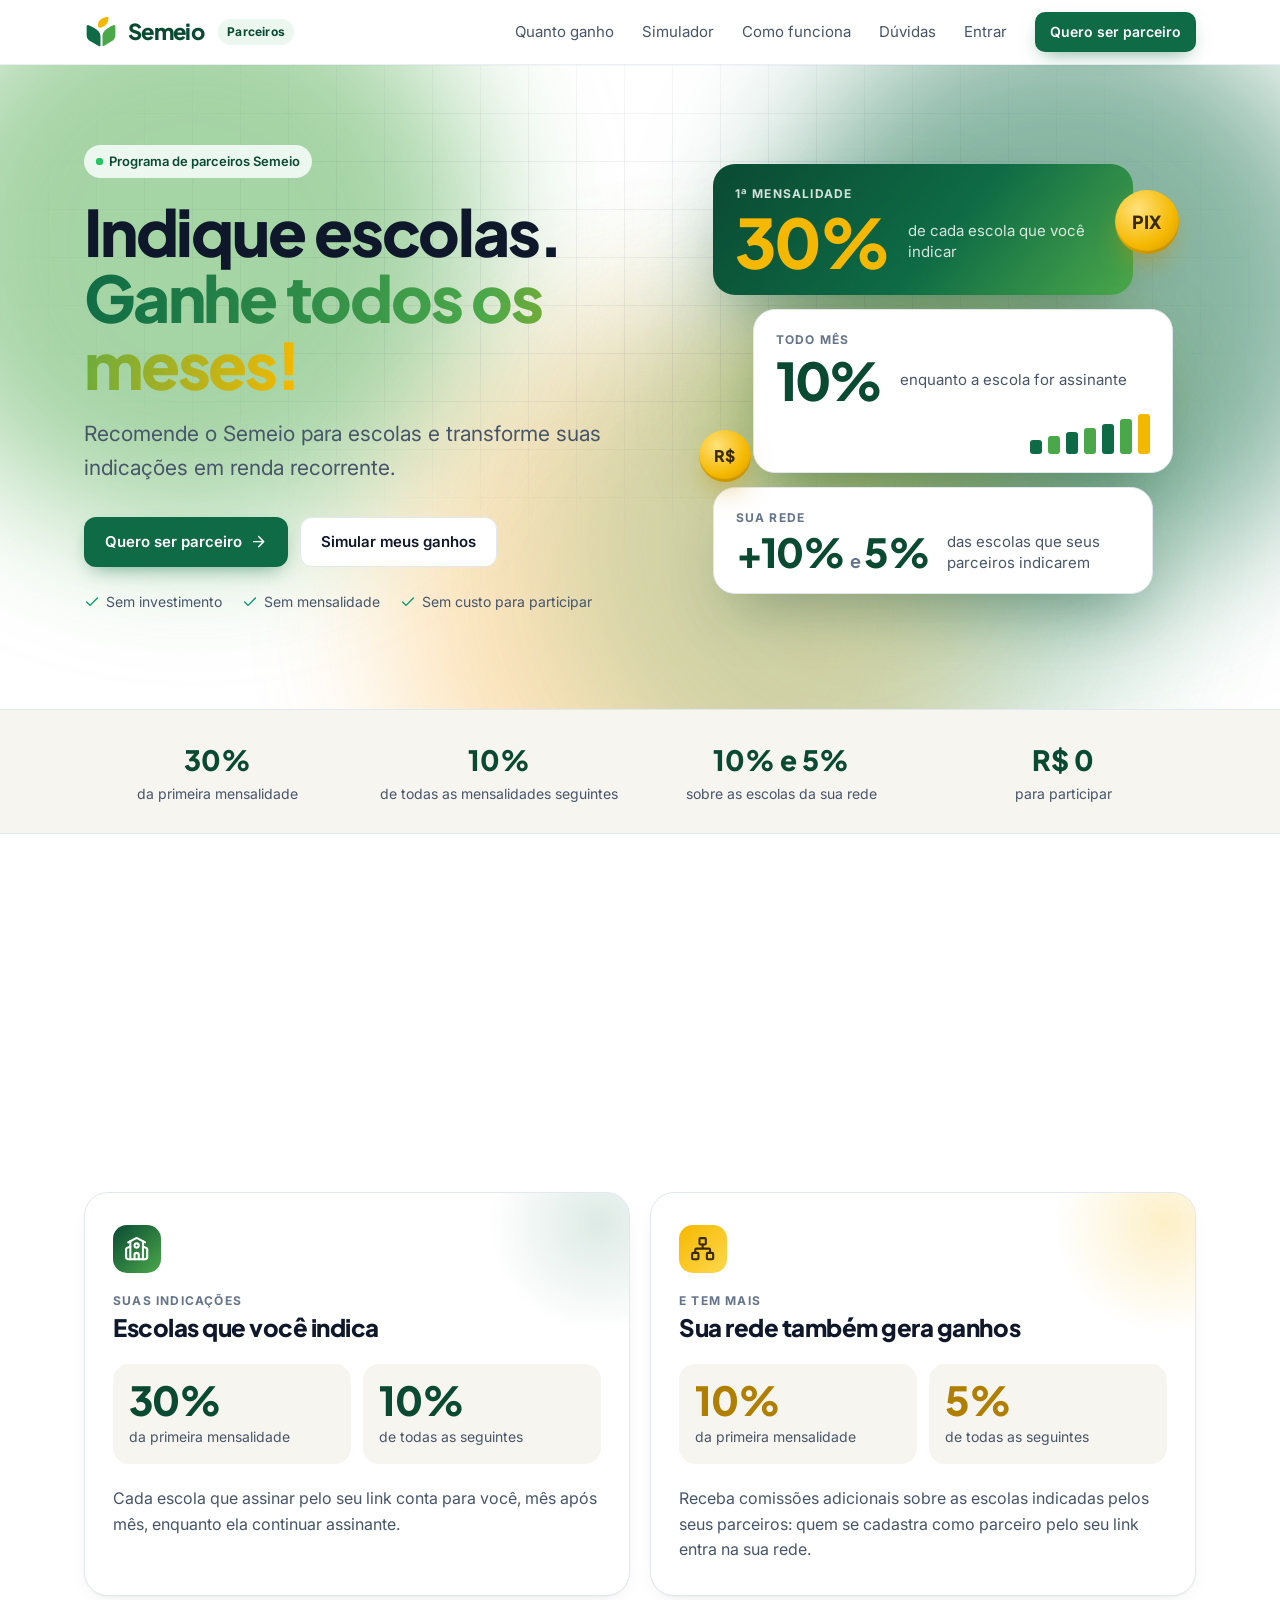
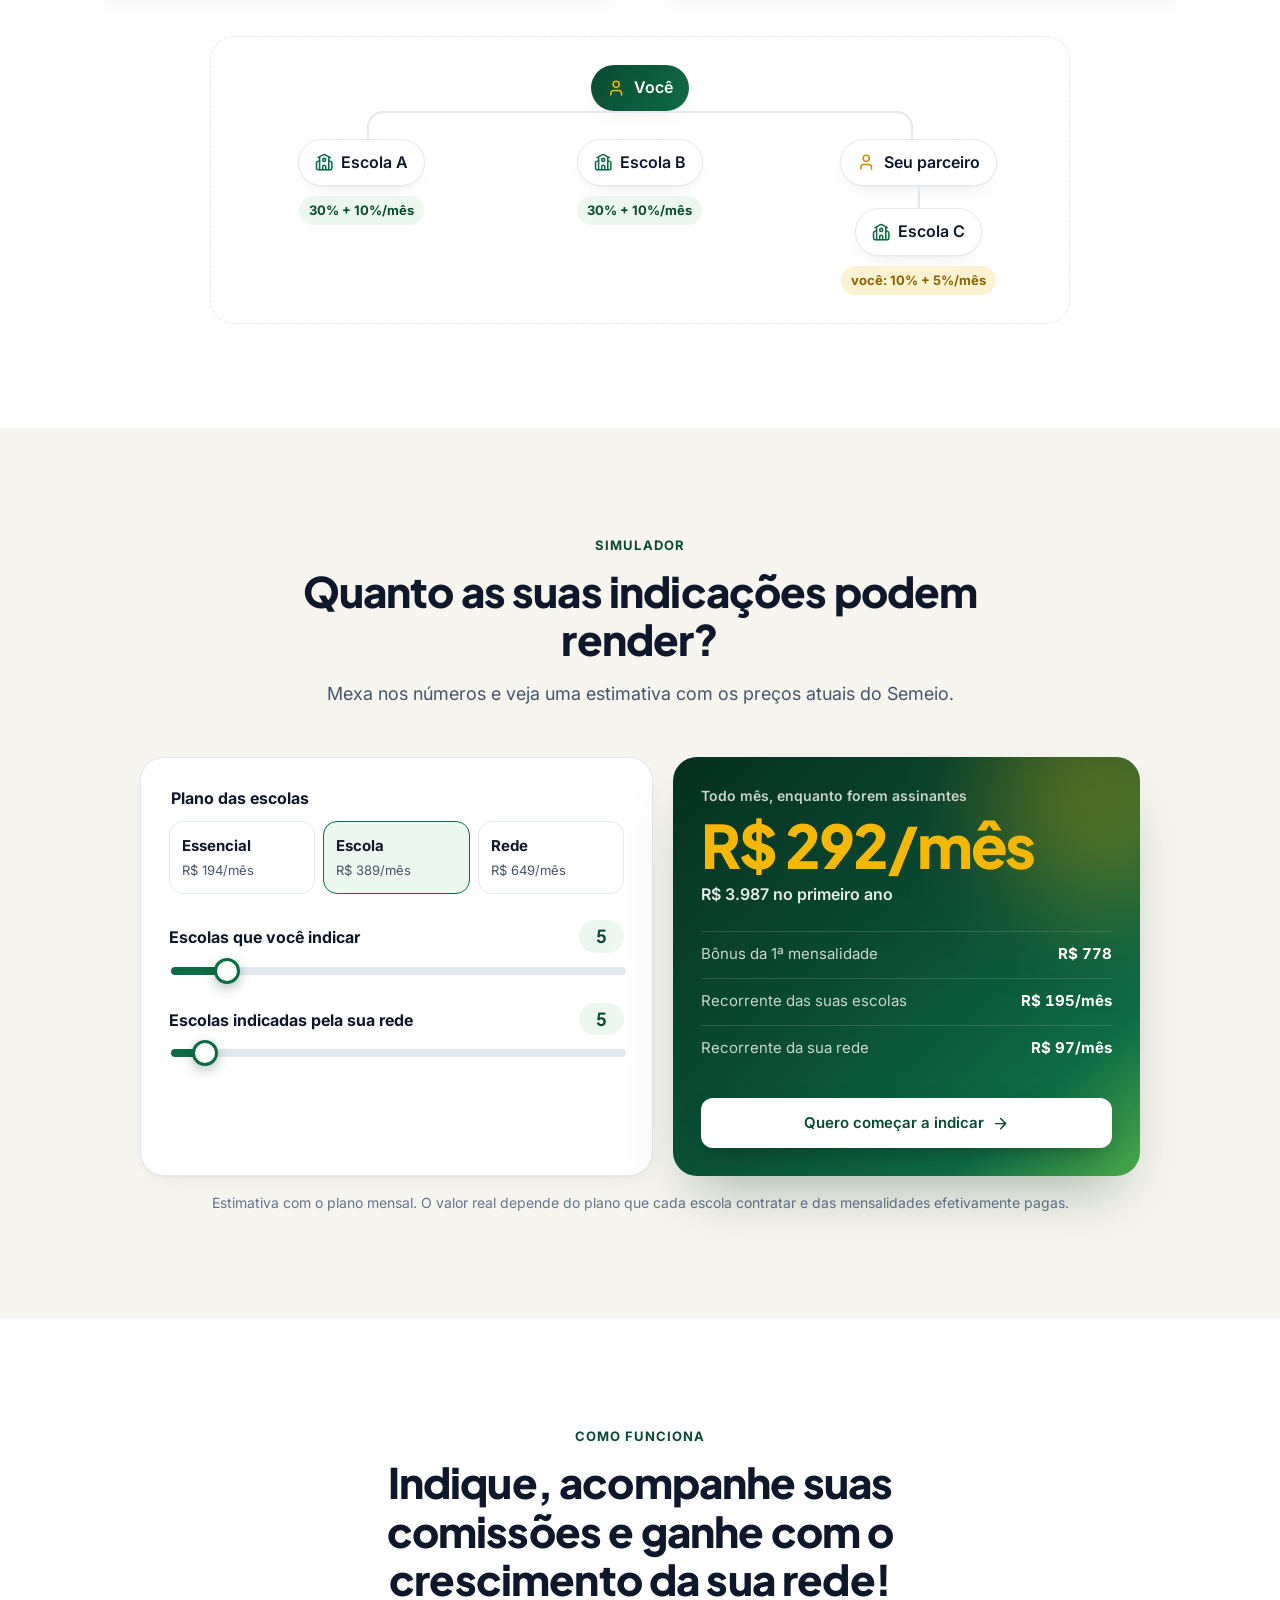
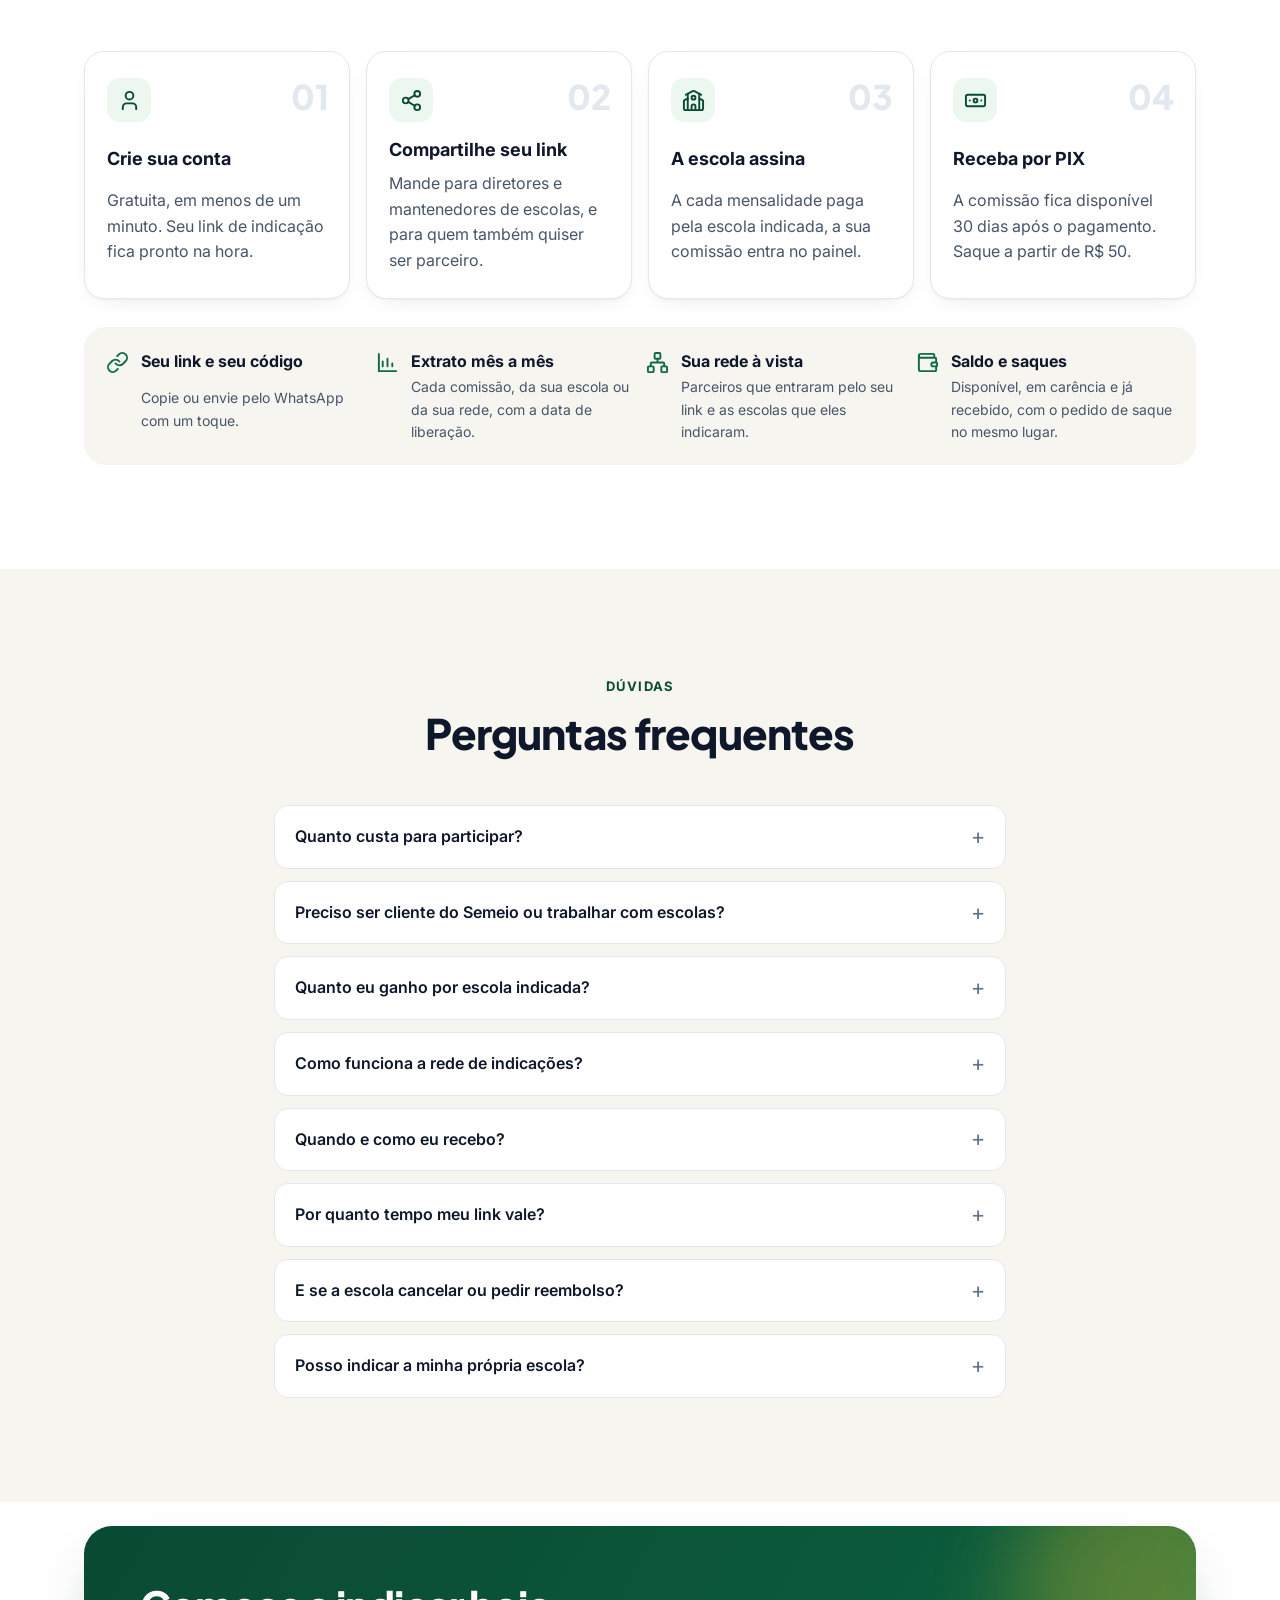
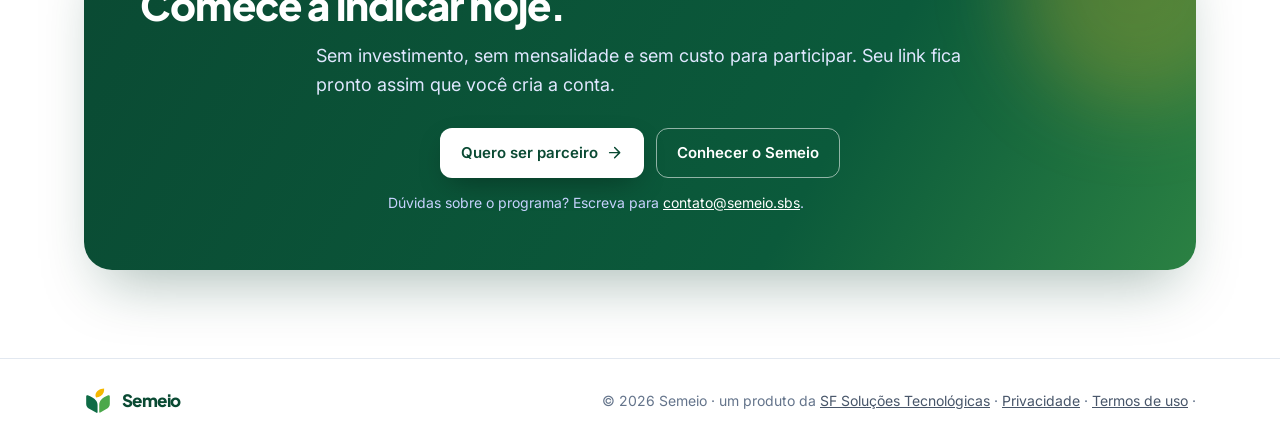
<file: parceiros/index.html>
<!doctype html>
<html lang="pt-BR">
  <head>
    <meta charset="utf-8" />
    <meta name="viewport" content="width=device-width, initial-scale=1" />
    <title>Programa de parceiros: indique escolas e ganhe todos os meses | Semeio</title>
    <meta
      name="description"
      content="Indique o Semeio para escolas e ganhe 30% da primeira mensalidade e 10% de todas as seguintes, enquanto a escola for assinante. Mais 10% e 5% das escolas indicadas pela sua rede. Sem custo para participar."
    />
    <meta name="robots" content="index, follow, max-image-preview:large" />
    <meta name="theme-color" content="#0e6b45" />
    <link rel="canonical" href="https://semeio.sbs/parceiros/" />
    <meta property="og:type" content="website" />
    <meta property="og:locale" content="pt_BR" />
    <meta property="og:site_name" content="Semeio" />
    <meta property="og:title" content="Indique escolas. Ganhe todos os meses!" />
    <meta property="og:description" content="30% da primeira mensalidade e 10% de todas as seguintes, enquanto a escola indicada for assinante. Sem investimento e sem mensalidade." />
    <meta property="og:url" content="https://semeio.sbs/parceiros/" />
    <meta property="og:image" content="https://semeio.sbs/img/og-parceiros.jpg" />
    <meta property="og:image:width" content="1200" />
    <meta property="og:image:height" content="630" />
    <meta property="og:image:alt" content="Programa de parceiros do Semeio: 30% da primeira mensalidade e 10% todo mês" />
    <meta name="twitter:card" content="summary_large_image" />
    <meta name="twitter:title" content="Indique escolas. Ganhe todos os meses!" />
    <meta name="twitter:description" content="30% da primeira mensalidade e 10% de todas as seguintes. Sem custo para participar." />
    <meta name="twitter:image" content="https://semeio.sbs/img/og-parceiros.jpg" />
    <link rel="icon" href="../favicon.svg" type="image/svg+xml" />
    <link rel="apple-touch-icon" href="../img/icone-180.png" />
    <link rel="preconnect" href="https://fonts.googleapis.com" />
    <link rel="preconnect" href="https://fonts.gstatic.com" crossorigin />
    <link href="https://fonts.googleapis.com/css2?family=Inter:wght@400;500;600&family=Plus+Jakarta+Sans:wght@600;700;800&display=swap" rel="stylesheet" />
    <link rel="stylesheet" href="../estilo.css" />
    <link rel="stylesheet" href="../movimento.css" />
    <link rel="stylesheet" href="parceiros.css" />
    <script type="application/ld+json">
      {
        "@context": "https://schema.org",
        "@graph": [
          {
            "@type": "WebPage",
            "name": "Programa de parceiros do Semeio",
            "url": "https://semeio.sbs/parceiros/",
            "inLanguage": "pt-BR",
            "description": "Indique o Semeio para escolas e ganhe 30% da primeira mensalidade e 10% de todas as seguintes, mais 10% e 5% das escolas indicadas pela sua rede.",
            "publisher": { "@id": "https://semeio.sbs/#organizacao" }
          },
          {
            "@type": "FAQPage",
            "mainEntity": [
              { "@type": "Question", "name": "Quanto custa para participar?", "acceptedAnswer": { "@type": "Answer", "text": "Nada. Não há investimento, mensalidade nem taxa. Você cria a conta de parceiro e recebe seu link na hora." } },
              { "@type": "Question", "name": "Quanto eu ganho por escola indicada?", "acceptedAnswer": { "@type": "Answer", "text": "30% da primeira mensalidade paga e 10% de todas as seguintes, enquanto a escola continuar assinante." } },
              { "@type": "Question", "name": "Como funciona a rede de indicações?", "acceptedAnswer": { "@type": "Answer", "text": "Quem se cadastra como parceiro pelo seu link entra na sua rede. Quando essa pessoa indica uma escola, você ganha 10% da primeira mensalidade e 5% das seguintes. A rede tem no máximo dois níveis." } },
              { "@type": "Question", "name": "Quando e como eu recebo?", "acceptedAnswer": { "@type": "Answer", "text": "A comissão fica disponível 30 dias depois que a escola paga a mensalidade. Você pede o saque pelo painel, a partir de R$ 50, e recebe por PIX." } }
            ]
          }
        ]
      }
    </script>
  </head>
  <body>
    <!-- Ícones (Lucide, licença ISC) -->
    <svg width="0" height="0" style="position: absolute" aria-hidden="true">
      <defs>
        <symbol id="i-check" viewBox="0 0 24 24"><path d="M20 6 9 17l-5-5" /></symbol>
        <symbol id="i-arrow" viewBox="0 0 24 24"><path d="M5 12h14M12 5l7 7-7 7" /></symbol>
        <symbol id="i-menu" viewBox="0 0 24 24"><path d="M4 6h16M4 12h16M4 18h16" /></symbol>
        <symbol id="i-share" viewBox="0 0 24 24"><circle cx="18" cy="5" r="3" /><circle cx="6" cy="12" r="3" /><circle cx="18" cy="19" r="3" /><path d="m8.59 13.51 6.83 3.98M15.41 6.51l-6.82 3.98" /></symbol>
        <symbol id="i-school" viewBox="0 0 24 24"><path d="M14 22v-4a2 2 0 1 0-4 0v4" /><path d="m18 10 3.45 1.53A1 1 0 0 1 22 12.4V20a2 2 0 0 1-2 2H4a2 2 0 0 1-2-2v-7.6a1 1 0 0 1 .55-.87L6 10" /><path d="M18 5v17M6 5v17" /><path d="m4 6 7.1-3.79a2 2 0 0 1 1.8 0L20 6" /><circle cx="12" cy="9" r="2" /></symbol>
        <symbol id="i-network" viewBox="0 0 24 24"><rect x="16" y="16" width="6" height="6" rx="1" /><rect x="2" y="16" width="6" height="6" rx="1" /><rect x="9" y="2" width="6" height="6" rx="1" /><path d="M5 16v-3a1 1 0 0 1 1-1h12a1 1 0 0 1 1 1v3M12 12V8" /></symbol>
        <symbol id="i-pix" viewBox="0 0 24 24"><rect width="20" height="12" x="2" y="6" rx="2" /><circle cx="12" cy="12" r="2" /><path d="M6 12h.01M18 12h.01" /></symbol>
        <symbol id="i-user" viewBox="0 0 24 24"><path d="M19 21v-2a4 4 0 0 0-4-4H9a4 4 0 0 0-4 4v2" /><circle cx="12" cy="7" r="4" /></symbol>
        <symbol id="i-chart" viewBox="0 0 24 24"><path d="M3 3v18h18" /><path d="M7 16v-5M12 16V8M17 16v-3" /></symbol>
        <symbol id="i-link" viewBox="0 0 24 24"><path d="M10 13a5 5 0 0 0 7.54.54l3-3a5 5 0 0 0-7.07-7.07l-1.72 1.71" /><path d="M14 11a5 5 0 0 0-7.54-.54l-3 3a5 5 0 0 0 7.07 7.07l1.71-1.71" /></symbol>
        <symbol id="i-wallet" viewBox="0 0 24 24"><path d="M19 7V4a1 1 0 0 0-1-1H5a2 2 0 0 0 0 4h15a1 1 0 0 1 1 1v4h-3a2 2 0 0 0 0 4h3a1 1 0 0 0 1-1v-2a1 1 0 0 0-1-1" /><path d="M3 5v14a2 2 0 0 0 2 2h15a1 1 0 0 0 1-1v-4" /></symbol>
        <symbol id="i-logo" viewBox="0 0 64 64">
          <path d="M5 21.5c0-1.9 1.9-3.1 3.7-2.4 7.3 2.9 14.3 6.6 18.6 11.5 2.6 3 3.7 6.6 3.7 10.5v16.4c0 1.3-1.4 2.1-2.5 1.5L12 49.6C7.7 47.3 5 43.4 5 38.7Z" fill="#0E6B45" />
          <path d="M59 21.5c0-1.9-1.9-3.1-3.7-2.4-6.6 2.6-12.7 6-16.5 10.5-2.7 3.1-4 6.8-4 10.8v16.6c0 1.3 1.4 2.1 2.5 1.5L52 49.6c4.3-2.3 7-6.2 7-10.9Z" fill="#4BA84A" />
          <path d="M46 3.5c-10.2.9-17.6 5.4-19.4 12.6-.8 3.3-.1 6.2 1.3 8.1 7.4-.4 14.3-4.3 16.9-11.4 1.1-3 1.5-6 1.2-9.3Z" fill="#F5B800" />
        </symbol>
      </defs>
    </svg>

    <div class="progresso" aria-hidden="true"></div>
    <header class="topo">
      <div class="conteiner topo__linha">
        <a href="../" class="marca" aria-label="Semeio, página inicial">
          <svg class="marca__simbolo"><use href="#i-logo" /></svg>
          <span>Semeio</span>
          <span class="marca__rotulo">Parceiros</span>
        </a>
        <nav class="topo__menu" id="menu" aria-label="Seções">
          <a href="#ganhos">Quanto ganho</a>
          <a href="#simulador">Simulador</a>
          <a href="#como-funciona">Como funciona</a>
          <a href="#duvidas">Dúvidas</a>
          <a href="https://app.semeio.sbs/" data-app="/" data-evento="entrar">Entrar</a>
        </nav>
        <div class="topo__acoes">
          <a class="botao botao--primario botao--pequeno" href="https://app.semeio.sbs/afiliados" data-app="/afiliados" data-evento="parceiro" data-origem-cta="topo">Quero ser parceiro</a>
          <button class="topo__abrir" aria-label="Abrir menu" aria-expanded="false" aria-controls="menu"><svg class="ic"><use href="#i-menu" /></svg></button>
        </div>
      </div>
    </header>

    <main>
      <!-- Abertura -->
      <section class="abertura parceria">
        <div class="aurora" aria-hidden="true"><span></span><span></span><span></span><span></span></div>
        <div class="grade-fundo" aria-hidden="true"></div>
        <div class="conteiner abertura__grade">
          <div class="abertura__texto">
            <span class="selo entrada" style="--i: 0"><span class="selo__ponto"></span> Programa de parceiros Semeio</span>
            <h1 class="entrada" style="--i: 1">Indique escolas. <span class="destaque">Ganhe todos os meses!</span></h1>
            <p class="abertura__sub entrada" style="--i: 2">Recomende o Semeio para escolas e transforme suas indicações em renda recorrente.</p>
            <div class="abertura__ctas entrada" style="--i: 3">
              <a class="botao botao--primario botao--brilho" href="https://app.semeio.sbs/afiliados" data-app="/afiliados" data-evento="parceiro" data-origem-cta="abertura">Quero ser parceiro <svg class="ic"><use href="#i-arrow" /></svg></a>
              <a class="botao botao--secundario" href="#simulador">Simular meus ganhos</a>
            </div>
            <ul class="garantias entrada" style="--i: 4">
              <li><svg class="ic"><use href="#i-check" /></svg> Sem investimento</li>
              <li><svg class="ic"><use href="#i-check" /></svg> Sem mensalidade</li>
              <li><svg class="ic"><use href="#i-check" /></svg> Sem custo para participar</li>
            </ul>
          </div>

          <!-- Cartões de comissão (ilustração) -->
          <div class="cofre entrada" style="--i: 2" aria-hidden="true">
            <div class="cofre__luz"></div>
            <div class="ganho ganho--principal">
              <span class="ganho__rotulo">1ª mensalidade</span>
              <strong class="ganho__numero">30%</strong>
              <span class="ganho__texto">de cada escola que você indicar</span>
            </div>
            <div class="ganho ganho--recorrente">
              <span class="ganho__rotulo">Todo mês</span>
              <strong class="ganho__numero">10%</strong>
              <span class="ganho__texto">enquanto a escola for assinante</span>
              <svg class="ganho__barras" viewBox="0 0 120 40"><rect x="0" y="26" width="12" height="14" rx="3" /><rect x="18" y="22" width="12" height="18" rx="3" /><rect x="36" y="18" width="12" height="22" rx="3" /><rect x="54" y="14" width="12" height="26" rx="3" /><rect x="72" y="10" width="12" height="30" rx="3" /><rect x="90" y="5" width="12" height="35" rx="3" /><rect x="108" y="0" width="12" height="40" rx="3" /></svg>
            </div>
            <div class="ganho ganho--rede">
              <span class="ganho__rotulo">Sua rede</span>
              <strong class="ganho__numero">+10% <small>e</small> 5%</strong>
              <span class="ganho__texto">das escolas que seus parceiros indicarem</span>
            </div>
            <div class="moeda moeda--1">PIX</div>
            <div class="moeda moeda--2">R$</div>
          </div>
        </div>
      </section>

      <!-- Faixa -->
      <section class="faixa" aria-label="Resumo do programa">
        <div class="conteiner faixa__grade">
          <div><strong data-contar="30" data-sufixo="%">30%</strong><span>da primeira mensalidade</span></div>
          <div><strong data-contar="10" data-sufixo="%">10%</strong><span>de todas as mensalidades seguintes</span></div>
          <div><strong>10% e 5%</strong><span>sobre as escolas da sua rede</span></div>
          <div><strong>R$ 0</strong><span>para participar</span></div>
        </div>
      </section>

      <!-- Ganhos -->
      <section id="ganhos" class="secao">
        <div class="conteiner">
          <header class="secao__titulo">
            <span class="sobretitulo">Renda recorrente</span>
            <h2>Você indica uma vez e ganha enquanto a escola ficar.</h2>
            <p>Ganhe 30% da primeira mensalidade e 10% de todas as mensalidades seguintes, enquanto a escola indicada permanecer assinante.</p>
          </header>
          <div class="niveis">
            <article class="nivel">
              <span class="nivel__icone"><svg class="ic"><use href="#i-school" /></svg></span>
              <small class="nivel__etiqueta">Suas indicações</small>
              <h3>Escolas que você indica</h3>
              <div class="nivel__valores">
                <div><strong>30%</strong><span>da primeira mensalidade</span></div>
                <div><strong>10%</strong><span>de todas as seguintes</span></div>
              </div>
              <p>Cada escola que assinar pelo seu link conta para você, mês após mês, enquanto ela continuar assinante.</p>
            </article>
            <article class="nivel nivel--rede">
              <span class="nivel__icone"><svg class="ic"><use href="#i-network" /></svg></span>
              <small class="nivel__etiqueta">E tem mais</small>
              <h3>Sua rede também gera ganhos</h3>
              <div class="nivel__valores">
                <div><strong>10%</strong><span>da primeira mensalidade</span></div>
                <div><strong>5%</strong><span>de todas as seguintes</span></div>
              </div>
              <p>Receba comissões adicionais sobre as escolas indicadas pelos seus parceiros: quem se cadastra como parceiro pelo seu link entra na sua rede.</p>
            </article>
          </div>

          <!-- Diagrama da rede -->
          <figure class="arvore" aria-label="Exemplo: você indica duas escolas e um parceiro; o parceiro indica uma escola">
            <div class="arvore__no arvore__no--voce"><svg class="ic"><use href="#i-user" /></svg> Você</div>
            <div class="arvore__ramos">
              <div class="arvore__ramo">
                <span class="arvore__linha"></span>
                <div class="arvore__no"><svg class="ic"><use href="#i-school" /></svg> Escola A</div>
                <span class="arvore__ganho">30% + 10%/mês</span>
              </div>
              <div class="arvore__ramo">
                <span class="arvore__linha"></span>
                <div class="arvore__no"><svg class="ic"><use href="#i-school" /></svg> Escola B</div>
                <span class="arvore__ganho">30% + 10%/mês</span>
              </div>
              <div class="arvore__ramo">
                <span class="arvore__linha"></span>
                <div class="arvore__no arvore__no--parceiro"><svg class="ic"><use href="#i-user" /></svg> Seu parceiro</div>
                <span class="arvore__linha arvore__linha--curta"></span>
                <div class="arvore__no"><svg class="ic"><use href="#i-school" /></svg> Escola C</div>
                <span class="arvore__ganho arvore__ganho--rede">você: 10% + 5%/mês</span>
              </div>
            </div>
          </figure>
        </div>
      </section>

      <!-- Simulador -->
      <section id="simulador" class="secao secao--suave">
        <div class="conteiner">
          <header class="secao__titulo">
            <span class="sobretitulo">Simulador</span>
            <h2>Quanto as suas indicações podem render?</h2>
            <p>Mexa nos números e veja uma estimativa com os preços atuais do Semeio.</p>
          </header>
          <div class="simulador">
            <form class="simulador__controles" onsubmit="return false">
              <fieldset class="simulador__plano">
                <legend>Plano das escolas</legend>
                <label><input type="radio" name="plano" value="19400" /> <span><b>Essencial</b> R$ 194/mês</span></label>
                <label><input type="radio" name="plano" value="38900" checked /> <span><b>Escola</b> R$ 389/mês</span></label>
                <label><input type="radio" name="plano" value="64900" /> <span><b>Rede</b> R$ 649/mês</span></label>
              </fieldset>
              <label class="controle">
                <span class="controle__topo">Escolas que você indicar <output id="sim-diretas">5</output></span>
                <input type="range" id="diretas" min="0" max="50" value="5" />
              </label>
              <label class="controle">
                <span class="controle__topo">Escolas indicadas pela sua rede <output id="sim-rede">5</output></span>
                <input type="range" id="rede" min="0" max="100" value="5" />
              </label>
            </form>
            <div class="simulador__resultado" aria-live="polite">
              <span class="simulador__rotulo">Todo mês, enquanto forem assinantes</span>
              <strong class="simulador__total" id="sim-mensal">R$ 0</strong>
              <span class="simulador__ano" id="sim-ano">R$ 0 em 12 meses</span>
              <dl class="simulador__detalhe">
                <div><dt>Bônus da 1ª mensalidade</dt><dd id="sim-inicial">R$ 0</dd></div>
                <div><dt>Recorrente das suas escolas</dt><dd id="sim-rec-diretas">R$ 0</dd></div>
                <div><dt>Recorrente da sua rede</dt><dd id="sim-rec-rede">R$ 0</dd></div>
              </dl>
              <a class="botao botao--claro botao--largo" href="https://app.semeio.sbs/afiliados" data-app="/afiliados" data-evento="parceiro" data-origem-cta="simulador">Quero começar a indicar <svg class="ic"><use href="#i-arrow" /></svg></a>
            </div>
          </div>
          <p class="simulador__nota">Estimativa com o plano mensal. O valor real depende do plano que cada escola contratar e das mensalidades efetivamente pagas.</p>
        </div>
      </section>

      <!-- Como funciona -->
      <section id="como-funciona" class="secao">
        <div class="conteiner">
          <header class="secao__titulo">
            <span class="sobretitulo">Como funciona</span>
            <h2>Indique, acompanhe suas comissões e ganhe com o crescimento da sua rede!</h2>
          </header>
          <ol class="trilha">
            <li><span class="trilha__icone"><svg class="ic"><use href="#i-user" /></svg></span><b>Crie sua conta</b><span>Gratuita, em menos de um minuto. Seu link de indicação fica pronto na hora.</span></li>
            <li><span class="trilha__icone"><svg class="ic"><use href="#i-share" /></svg></span><b>Compartilhe seu link</b><span>Mande para diretores e mantenedores de escolas, e para quem também quiser ser parceiro.</span></li>
            <li><span class="trilha__icone"><svg class="ic"><use href="#i-school" /></svg></span><b>A escola assina</b><span>A cada mensalidade paga pela escola indicada, a sua comissão entra no painel.</span></li>
            <li><span class="trilha__icone"><svg class="ic"><use href="#i-pix" /></svg></span><b>Receba por PIX</b><span>A comissão fica disponível 30 dias após o pagamento. Saque a partir de R$ 50.</span></li>
          </ol>
          <div class="painel-parceiro">
            <div><svg class="ic"><use href="#i-link" /></svg><b>Seu link e seu código</b><span>Copie ou envie pelo WhatsApp com um toque.</span></div>
            <div><svg class="ic"><use href="#i-chart" /></svg><b>Extrato mês a mês</b><span>Cada comissão, da sua escola ou da sua rede, com a data de liberação.</span></div>
            <div><svg class="ic"><use href="#i-network" /></svg><b>Sua rede à vista</b><span>Parceiros que entraram pelo seu link e as escolas que eles indicaram.</span></div>
            <div><svg class="ic"><use href="#i-wallet" /></svg><b>Saldo e saques</b><span>Disponível, em carência e já recebido, com o pedido de saque no mesmo lugar.</span></div>
          </div>
        </div>
      </section>

      <!-- Dúvidas -->
      <section id="duvidas" class="secao secao--suave">
        <div class="conteiner conteiner--estreito">
          <header class="secao__titulo">
            <span class="sobretitulo">Dúvidas</span>
            <h2>Perguntas frequentes</h2>
          </header>
          <div class="faq">
            <details>
              <summary>Quanto custa para participar?</summary>
              <p>Nada. Não há investimento, mensalidade nem taxa. Você cria a conta de parceiro e recebe seu link na hora.</p>
            </details>
            <details>
              <summary>Preciso ser cliente do Semeio ou trabalhar com escolas?</summary>
              <p>Não. Qualquer pessoa pode ser parceira: consultores, contadores, fornecedores de escolas, professores, pais. Se a sua escola já usa o Semeio, a direção encontra o programa em “Indique e ganhe”, dentro do painel.</p>
            </details>
            <details>
              <summary>Quanto eu ganho por escola indicada?</summary>
              <p>30% da primeira mensalidade paga e 10% de todas as seguintes, enquanto a escola continuar assinante. A comissão é calculada sobre o valor que a escola efetivamente paga.</p>
            </details>
            <details>
              <summary>Como funciona a rede de indicações?</summary>
              <p>Quem se cadastra como parceiro pelo seu link entra na sua rede. Quando essa pessoa indica uma escola, você ganha 10% da primeira mensalidade e 5% das seguintes, sem tirar nada do que ela recebe. A rede tem no máximo dois níveis: você ganha das escolas que indicou e das escolas indicadas pelos seus parceiros diretos.</p>
            </details>
            <details>
              <summary>Quando e como eu recebo?</summary>
              <p>A comissão fica disponível 30 dias depois que a escola paga a mensalidade. Você pede o saque pelo painel, a partir de R$ 50, e recebe por PIX na chave cadastrada, em CPF ou CNPJ.</p>
            </details>
            <details>
              <summary>Por quanto tempo meu link vale?</summary>
              <p>Quem clicar no seu link fica marcado como sua indicação por 60 dias naquele navegador. Se a escola se cadastrar nesse prazo, ela conta para você.</p>
            </details>
            <details>
              <summary>E se a escola cancelar ou pedir reembolso?</summary>
              <p>A comissão vem só de mensalidades pagas de verdade. Se a escola cancelar, as comissões param a partir daí; reembolsos e estornos cancelam a comissão daquela fatura.</p>
            </details>
            <details>
              <summary>Posso indicar a minha própria escola?</summary>
              <p>Não. A comissão é para quem traz escolas novas: o cadastro feito pela mesma pessoa do parceiro não gera comissão.</p>
            </details>
          </div>
        </div>
      </section>

      <!-- Chamada final -->
      <section class="final">
        <div class="conteiner final__caixa">
          <h2>Comece a indicar hoje.</h2>
          <p>Sem investimento, sem mensalidade e sem custo para participar. Seu link fica pronto assim que você cria a conta.</p>
          <div class="final__acoes">
            <a class="botao botao--claro" href="https://app.semeio.sbs/afiliados" data-app="/afiliados" data-evento="parceiro" data-origem-cta="final">Quero ser parceiro <svg class="ic"><use href="#i-arrow" /></svg></a>
            <a class="botao botao--contorno-claro" href="../">Conhecer o Semeio</a>
          </div>
          <p class="final__nota">Dúvidas sobre o programa? Escreva para <a href="mailto:contato@semeio.sbs?subject=Programa%20de%20parceiros" data-evento="contato">contato@semeio.sbs</a>.</p>
        </div>
      </section>
    </main>

    <footer class="rodape">
      <div class="conteiner rodape__linha">
        <a href="../" class="marca marca--pequena" aria-label="Semeio, página inicial">
          <svg class="marca__simbolo"><use href="#i-logo" /></svg>
          <span>Semeio</span>
        </a>
        <p>
          © <span id="ano">2026</span> Semeio · um produto da <a href="https://github.com/sf-solucoestecnologicas">SF Soluções Tecnológicas</a> ·
          <a href="https://app.semeio.sbs/privacidade">Privacidade</a> ·
          <a href="https://app.semeio.sbs/termos">Termos de uso</a> ·
          <a href="#" data-abrir-cookies hidden>Cookies</a>
        </p>
      </div>
    </footer>

    <div class="cookies" id="cookies" role="dialog" aria-live="polite" aria-label="Aviso de cookies" hidden>
      <p>Usamos cookies para medir as visitas e o resultado dos nossos anúncios, só se você aceitar. Saiba mais na <a href="https://app.semeio.sbs/privacidade">política de privacidade</a>.</p>
      <div class="cookies__acoes">
        <button type="button" class="botao botao--secundario botao--pequeno" data-cookies="recusar">Recusar</button>
        <button type="button" class="botao botao--primario botao--pequeno" data-cookies="aceitar">Aceitar</button>
      </div>
    </div>

    <script src="../config.js"></script>
    <script src="../rastreio.js"></script>
    <script src="../site.js"></script>
    <script src="parceiros.js"></script>
  </body>
</html>
</file>
<file: estilo.css>
/* Semeio: landing page. Mesmas cores e fontes do app (ver docs/identidade-visual.md). */

:root {
  --marca: #0e6b45;
  --marca-forte: #0a4a33;
  --violeta: #4ba84a;
  --faisca: #f5b800;
  --fundo: #ffffff;
  --fundo-suave: #f7f5ef;
  --superficie: #ffffff;
  --borda: #e2e8f0;
  --texto: #0f172a;
  --texto-2: #475569;
  --texto-3: #64748b;
  --marca-suave: #ecf7f0;
  --marca-texto: #0a4a33;
  --verde: #059669;
  --verde-suave: #ecfdf5;
  --rosa: #e11d48;
  --rosa-suave: #fff1f2;
  --sombra: 0 1px 2px rgb(15 23 42 / 0.04), 0 8px 24px -12px rgb(15 23 42 / 0.12);
  --sombra-forte: 0 30px 60px -20px rgb(8 60 42 / 0.35);
  --raio: 16px;
  --fonte-titulo: "Plus Jakarta Sans", system-ui, sans-serif;
  --fonte: "Inter", system-ui, -apple-system, "Segoe UI", sans-serif;
  color-scheme: light;
}

@media (prefers-color-scheme: dark) {
  :root:not([data-theme="light"]) {
    --fundo: #020617;
    --fundo-suave: #0b1222;
    --superficie: #0f172a;
    --borda: #1e293b;
    --texto: #f1f5f9;
    --texto-2: #cbd5e1;
    --texto-3: #94a3b8;
    --marca-suave: #0a2e20;
    --marca-texto: #a9dabb;
    --verde: #34d399;
    --verde-suave: #052e1f;
    --rosa: #fb7185;
    --rosa-suave: #3b0a17;
    --sombra: 0 1px 2px rgb(0 0 0 / 0.3), 0 8px 24px -12px rgb(0 0 0 / 0.6);
    --sombra-forte: 0 30px 60px -20px rgb(0 0 0 / 0.7);
    color-scheme: dark;
  }
}
:root[data-theme="dark"] {
  --fundo: #020617;
  --fundo-suave: #0b1222;
  --superficie: #0f172a;
  --borda: #1e293b;
  --texto: #f1f5f9;
  --texto-2: #cbd5e1;
  --texto-3: #94a3b8;
  --marca-suave: #0a2e20;
  --marca-texto: #a9dabb;
  --verde: #34d399;
  --verde-suave: #052e1f;
  --rosa: #fb7185;
  --rosa-suave: #3b0a17;
  color-scheme: dark;
}

*,
*::before,
*::after {
  box-sizing: border-box;
}
html {
  scroll-behavior: smooth;
  scroll-padding-top: 80px;
  -webkit-text-size-adjust: 100%;
}
body {
  margin: 0;
  background: var(--fundo);
  color: var(--texto);
  font-family: var(--fonte);
  font-size: 16px;
  line-height: 1.6;
  -webkit-font-smoothing: antialiased;
  overflow-x: hidden;
}
img {
  display: block;
  max-width: 100%;
  height: auto;
}
a {
  color: inherit;
}
h1,
h2,
h3 {
  font-family: var(--fonte-titulo);
  line-height: 1.15;
  letter-spacing: -0.02em;
  margin: 0;
}
p {
  margin: 0;
}
:focus-visible {
  outline: 2px solid var(--marca);
  outline-offset: 3px;
  border-radius: 6px;
}
.ic {
  width: 1.15em;
  height: 1.15em;
  flex-shrink: 0;
  fill: none;
  stroke: currentColor;
  stroke-width: 2;
  stroke-linecap: round;
  stroke-linejoin: round;
}

.conteiner {
  width: 100%;
  max-width: 1160px;
  margin: 0 auto;
  padding: 0 16px;
}
@media (min-width: 640px) {
  .conteiner {
    padding: 0 24px;
  }
}
.conteiner--estreito {
  max-width: 780px;
}

/* ───── Botões ───── */
.botao {
  display: inline-flex;
  align-items: center;
  justify-content: center;
  gap: 8px;
  padding: 12px 20px;
  border-radius: 12px;
  font-weight: 600;
  font-size: 15px;
  text-decoration: none;
  border: 1px solid transparent;
  transition:
    transform 0.15s,
    background 0.15s,
    box-shadow 0.15s,
    border-color 0.15s;
  white-space: nowrap;
}
.botao:hover {
  transform: translateY(-1px);
}
.botao--primario {
  background: var(--marca);
  color: #fff;
  box-shadow: 0 8px 20px -8px rgb(14 107 69 / 0.6);
}
.botao--primario:hover {
  background: var(--marca-forte);
}
.botao--secundario {
  background: var(--superficie);
  color: var(--texto);
  border-color: var(--borda);
}
.botao--secundario:hover {
  border-color: var(--texto-3);
}
.botao--claro {
  background: #fff;
  color: var(--marca-forte);
  box-shadow: 0 10px 30px -10px rgb(0 0 0 / 0.4);
}
.botao--pequeno {
  padding: 8px 14px;
  font-size: 14px;
  border-radius: 10px;
}
.botao--largo {
  width: 100%;
}

/* ───── Topo ───── */
.topo {
  position: sticky;
  top: 0;
  z-index: 50;
  background: color-mix(in srgb, var(--fundo) 85%, transparent);
  backdrop-filter: saturate(1.4) blur(12px);
  border-bottom: 1px solid color-mix(in srgb, var(--borda) 70%, transparent);
}
.topo__linha {
  display: flex;
  align-items: center;
  gap: 16px;
  height: 64px;
}
.marca {
  display: inline-flex;
  align-items: center;
  gap: 10px;
  text-decoration: none;
  font-family: var(--fonte-titulo);
  font-size: 22px;
  font-weight: 800;
  letter-spacing: -0.03em;
  color: var(--marca-texto);
}
.marca b {
  font-weight: 800;
  color: var(--marca);
}
.marca__simbolo {
  width: 34px;
  height: 34px;
}
.marca--pequena {
  font-size: 17px;
}
.marca--pequena .marca__simbolo {
  width: 28px;
  height: 28px;
}
.topo__menu {
  display: flex;
  gap: 4px;
  margin-left: auto;
}
.topo__menu a {
  padding: 8px 12px;
  border-radius: 8px;
  text-decoration: none;
  font-size: 15px;
  color: var(--texto-2);
}
.topo__menu a:hover {
  color: var(--texto);
  background: var(--fundo-suave);
}
.topo__acoes {
  display: flex;
  align-items: center;
  gap: 8px;
}
.topo__abrir {
  display: none;
  background: none;
  border: 0;
  padding: 8px;
  color: var(--texto);
  font-size: 22px;
  cursor: pointer;
  border-radius: 8px;
}
@media (max-width: 860px) {
  .topo__acoes {
    margin-left: auto;
  }
  .topo__abrir {
    display: inline-flex;
  }
  .topo__menu {
    display: none;
    position: absolute;
    top: 64px;
    left: 0;
    right: 0;
    flex-direction: column;
    padding: 8px 16px 16px;
    background: var(--fundo);
    border-bottom: 1px solid var(--borda);
    box-shadow: var(--sombra);
  }
  .topo__menu.aberto {
    display: flex;
  }
  .topo__menu a {
    padding: 12px;
  }
}

/* ───── Abertura ───── */
.abertura {
  position: relative;
  overflow: hidden;
  padding: 56px 0 72px;
}
.abertura__brilho {
  position: absolute;
  inset: -200px -20% auto;
  height: 700px;
  background:
    radial-gradient(40% 50% at 20% 30%, rgb(75 168 74 / 0.18), transparent 70%),
    radial-gradient(35% 45% at 80% 20%, rgb(14 107 69 / 0.2), transparent 70%),
    radial-gradient(30% 40% at 60% 70%, rgb(251 191 36 / 0.12), transparent 70%);
  pointer-events: none;
}
.abertura__grade {
  position: relative;
  display: grid;
  gap: 48px;
  align-items: center;
}
@media (min-width: 1000px) {
  .abertura {
    padding: 80px 0 96px;
  }
  .abertura__grade {
    grid-template-columns: 1.1fr 1fr;
  }
}
.selo {
  display: inline-flex;
  align-items: center;
  gap: 6px;
  padding: 6px 12px;
  border-radius: 999px;
  background: var(--marca-suave);
  color: var(--marca-texto);
  font-size: 13px;
  font-weight: 600;
}
.abertura h1 {
  margin-top: 20px;
  font-size: clamp(36px, 4.6vw, 54px);
  font-weight: 800;
}
.destaque {
  background: linear-gradient(100deg, var(--marca), #4ba84a 60%, #f5b800);
  -webkit-background-clip: text;
  background-clip: text;
  color: transparent;
}
.abertura__sub {
  margin-top: 20px;
  font-size: clamp(17px, 2vw, 19px);
  color: var(--texto-2);
  max-width: 34em;
}
.abertura__sub--nota {
  margin-top: 12px;
  font-size: 16px;
}
.abertura__ctas {
  display: flex;
  flex-wrap: wrap;
  gap: 12px;
  margin-top: 32px;
}
.garantias {
  display: flex;
  flex-wrap: wrap;
  gap: 8px 20px;
  list-style: none;
  padding: 0;
  margin: 24px 0 0;
  font-size: 14px;
  color: var(--texto-2);
}
.garantias li {
  display: inline-flex;
  align-items: center;
  gap: 6px;
}
.garantias .ic {
  color: var(--verde);
}

/* Vitrine: navegador + celular */
.vitrine {
  position: relative;
  padding-bottom: 40px;
}
.navegador {
  margin: 0;
  border-radius: 14px;
  overflow: hidden;
  border: 1px solid var(--borda);
  background: var(--superficie);
  box-shadow: var(--sombra-forte);
}
.navegador__barra {
  display: flex;
  gap: 6px;
  padding: 10px 12px;
  border-bottom: 1px solid var(--borda);
  background: var(--fundo-suave);
}
.navegador__barra span {
  width: 10px;
  height: 10px;
  border-radius: 50%;
  background: var(--borda);
}
.celular {
  margin: 0;
  width: 100%;
  max-width: 290px;
  border-radius: 34px;
  padding: 9px;
  background: #0f172a;
  box-shadow: var(--sombra-forte);
}
.celular img {
  border-radius: 26px;
}
.celular--vitrine {
  position: absolute;
  right: -8px;
  bottom: 0;
  width: 34%;
  min-width: 130px;
  max-width: 220px;
  border-radius: 28px;
  padding: 6px;
}
.celular--vitrine img {
  border-radius: 22px;
}
@media (max-width: 520px) {
  .celular--vitrine {
    right: 0;
    width: 38%;
    border-radius: 20px;
    padding: 4px;
  }
  .celular--vitrine img {
    border-radius: 16px;
  }
}

/* ───── Faixa ───── */
.faixa {
  border-block: 1px solid var(--borda);
  background: var(--fundo-suave);
}
.faixa__grade {
  display: grid;
  grid-template-columns: repeat(2, 1fr);
  gap: 24px 16px;
  padding-block: 28px;
}
@media (min-width: 800px) {
  .faixa__grade {
    grid-template-columns: repeat(4, 1fr);
  }
}
.faixa__grade div {
  display: flex;
  flex-direction: column;
  align-items: center;
  text-align: center;
}
.faixa strong {
  font-family: var(--fonte-titulo);
  font-size: 28px;
  font-weight: 800;
  color: var(--marca-texto);
}
.faixa span {
  font-size: 14px;
  color: var(--texto-2);
}

/* ───── Seções ───── */
.secao {
  padding: 72px 0;
}
@media (min-width: 1000px) {
  .secao {
    padding: 104px 0;
  }
}
.secao--suave {
  background: var(--fundo-suave);
}
.secao__titulo {
  max-width: 720px;
  margin: 0 auto 48px;
  text-align: center;
}
.secao__titulo h2,
.dupla h2 {
  font-size: clamp(28px, 4vw, 42px);
  font-weight: 800;
  margin-top: 10px;
}
.secao__titulo p {
  margin-top: 16px;
  font-size: 18px;
  color: var(--texto-2);
}
.sobretitulo {
  display: inline-flex;
  align-items: center;
  gap: 6px;
  font-size: 13px;
  font-weight: 700;
  letter-spacing: 0.08em;
  text-transform: uppercase;
  color: var(--marca-texto);
}

/* Áreas */
.areas {
  display: grid;
  gap: 20px;
}
@media (min-width: 900px) {
  .areas {
    grid-template-columns: repeat(3, 1fr);
  }
}
.area {
  padding: 28px;
  border-radius: var(--raio);
  border: 1px solid var(--borda);
  background: var(--superficie);
  box-shadow: var(--sombra);
}
.area__icone {
  display: inline-flex;
  padding: 12px;
  border-radius: 12px;
  background: var(--marca-suave);
  color: var(--marca-texto);
  font-size: 22px;
}
.area__icone--verde {
  background: var(--verde-suave);
  color: var(--verde);
}
.area__icone--rosa {
  background: var(--rosa-suave);
  color: var(--rosa);
}
.area h3 {
  margin-top: 18px;
  font-size: 22px;
}
.area > p {
  margin-top: 4px;
  color: var(--texto-2);
}
.lista-check {
  list-style: none;
  padding: 0;
  margin: 20px 0 0;
  display: grid;
  gap: 10px;
}
.lista-check li {
  position: relative;
  padding-left: 28px;
  color: var(--texto-2);
  font-size: 15px;
}
.lista-check li::before {
  content: "";
  position: absolute;
  left: 0;
  top: 4px;
  width: 18px;
  height: 18px;
  border-radius: 50%;
  background: var(--verde-suave)
    url("data:image/svg+xml,%3Csvg xmlns='http://www.w3.org/2000/svg' viewBox='0 0 24 24' fill='none' stroke='%23059669' stroke-width='3' stroke-linecap='round' stroke-linejoin='round'%3E%3Cpath d='M20 6 9 17l-5-5'/%3E%3C/svg%3E")
    center / 11px no-repeat;
}
.lista-check b {
  color: var(--texto);
  font-weight: 600;
}
.lista-check--grande {
  gap: 14px;
  margin-top: 28px;
}
.lista-check--grande li {
  font-size: 16px;
}

/* IA */
.secao--escura {
  position: relative;
  overflow: hidden;
  background: #0b0a1f;
  color: #e2e8f0;
}
.secao--escura::before {
  content: "";
  position: absolute;
  inset: 0;
  background:
    radial-gradient(45% 60% at 15% 0%, rgb(75 168 74 / 0.35), transparent 70%),
    radial-gradient(40% 50% at 90% 100%, rgb(14 107 69 / 0.35), transparent 70%);
  pointer-events: none;
}
.secao--escura .conteiner {
  position: relative;
}
.secao--escura h2 {
  color: #fff;
}
.secao--escura .secao__titulo p {
  color: #c7d2fe;
}
.sobretitulo--claro {
  color: var(--faisca);
}
.agentes {
  display: grid;
  gap: 16px;
}
@media (min-width: 700px) {
  .agentes {
    grid-template-columns: repeat(2, 1fr);
  }
}
@media (min-width: 1000px) {
  .agentes {
    grid-template-columns: repeat(3, 1fr);
  }
}
.agente {
  padding: 24px;
  border-radius: var(--raio);
  background: rgb(255 255 255 / 0.05);
  border: 1px solid rgb(255 255 255 / 0.1);
  transition:
    background 0.2s,
    border-color 0.2s;
}
.agente:hover {
  background: rgb(255 255 255 / 0.08);
  border-color: rgb(165 180 252 / 0.4);
}
.agente .ic {
  font-size: 24px;
  color: #a9dabb;
}
.agente h3 {
  margin-top: 14px;
  font-size: 18px;
  color: #fff;
}
.agente p {
  margin-top: 8px;
  font-size: 15px;
  color: #cbd5e1;
}

/* Duas colunas: texto + imagem */
.dupla {
  display: grid;
  gap: 48px;
  align-items: center;
}
@media (min-width: 900px) {
  .dupla {
    grid-template-columns: 1.1fr 1fr;
    gap: 72px;
  }
  .dupla--invertida .dupla__texto {
    order: 2;
  }
}
.dupla__texto > p {
  margin-top: 16px;
  font-size: 18px;
  color: var(--texto-2);
}
.dupla__acao {
  margin-top: 28px;
}
.dupla__imagem {
  display: flex;
  justify-content: center;
}
.dupla__imagem .celular {
  max-width: 300px;
}
.navegador--pequeno {
  width: 100%;
}
.mini-grade {
  display: grid;
  gap: 14px;
  margin-top: 28px;
}
@media (min-width: 560px) {
  .mini-grade {
    grid-template-columns: repeat(2, 1fr);
  }
}
.mini {
  display: grid;
  grid-template-columns: auto 1fr;
  gap: 2px 12px;
  padding: 16px;
  border-radius: 14px;
  border: 1px solid var(--borda);
  background: var(--superficie);
}
.mini .ic {
  grid-row: span 2;
  font-size: 20px;
  color: var(--marca-texto);
  margin-top: 2px;
}
.mini span {
  font-size: 14px;
  color: var(--texto-2);
}

/* Preços */
.alternar-ia {
  display: flex;
  justify-content: center;
  margin: -16px 0 32px;
}
.chave {
  display: inline-flex;
  align-items: center;
  gap: 10px;
  cursor: pointer;
  font-weight: 600;
  padding: 8px 14px;
  border-radius: 999px;
  border: 1px solid var(--borda);
  background: var(--superficie);
}
.chave input {
  position: absolute;
  opacity: 0;
  width: 1px;
  height: 1px;
}
.chave__trilho {
  position: relative;
  width: 40px;
  height: 22px;
  border-radius: 999px;
  background: var(--borda);
  transition: background 0.2s;
}
.chave__trilho::after {
  content: "";
  position: absolute;
  top: 3px;
  left: 3px;
  width: 16px;
  height: 16px;
  border-radius: 50%;
  background: #fff;
  box-shadow: 0 1px 2px rgb(0 0 0 / 0.3);
  transition: transform 0.2s;
}
.chave input:checked + .chave__trilho {
  background: var(--violeta);
}
.chave input:checked + .chave__trilho::after {
  transform: translateX(18px);
}
.chave input:focus-visible + .chave__trilho {
  outline: 2px solid var(--marca);
  outline-offset: 3px;
}
.planos {
  display: grid;
  gap: 20px;
  max-width: 1040px;
  margin: 0 auto;
}
@media (min-width: 860px) {
  .planos {
    grid-template-columns: repeat(3, 1fr);
    align-items: stretch;
  }
}
.plano {
  position: relative;
  display: flex;
  flex-direction: column;
  padding: 28px;
  border-radius: 20px;
  border: 1px solid var(--borda);
  background: var(--superficie);
  box-shadow: var(--sombra);
}
.plano--destaque {
  border: 2px solid var(--marca);
  box-shadow: 0 20px 50px -20px rgb(14 107 69 / 0.45);
}
.plano__fita {
  position: absolute;
  top: -12px;
  right: 20px;
  padding: 4px 10px;
  border-radius: 999px;
  background: var(--faisca);
  color: #451a03;
  font-size: 11px;
  font-weight: 800;
  letter-spacing: 0.05em;
  text-transform: uppercase;
}
.plano h3 {
  font-size: 22px;
}
.plano__resumo {
  margin-top: 6px;
  min-height: 3em;
  font-size: 15px;
  color: var(--texto-2);
}
.plano__preco {
  margin-top: 20px;
  display: flex;
  align-items: baseline;
  gap: 4px;
  color: var(--texto-3);
}
.plano__valor {
  font-family: var(--fonte-titulo);
  font-size: 40px;
  font-weight: 800;
  letter-spacing: -0.03em;
  color: var(--texto);
}
.plano__limite {
  margin: 4px 0 24px;
  font-size: 14px;
  color: var(--texto-3);
}
.plano .botao {
  margin-top: auto;
}
.incluso {
  display: flex;
  flex-wrap: wrap;
  justify-content: center;
  gap: 10px 24px;
  list-style: none;
  padding: 0;
  margin: 36px auto 0;
  max-width: 900px;
  font-size: 14px;
  color: var(--texto-2);
}
.incluso li {
  display: inline-flex;
  align-items: center;
  gap: 6px;
}
.incluso .ic {
  color: var(--verde);
}

/* Segurança */
.seguranca {
  display: grid;
  gap: 16px;
}
@media (min-width: 640px) {
  .seguranca {
    grid-template-columns: repeat(2, 1fr);
  }
}
@media (min-width: 1000px) {
  .seguranca {
    grid-template-columns: repeat(4, 1fr);
  }
}
.seguranca div {
  display: flex;
  flex-direction: column;
  gap: 6px;
  padding: 22px;
  border-radius: var(--raio);
  border: 1px solid var(--borda);
  background: var(--superficie);
}
.seguranca .ic {
  font-size: 24px;
  color: var(--marca-texto);
  margin-bottom: 6px;
}
.seguranca span {
  font-size: 15px;
  color: var(--texto-2);
}
.seguranca .cartao__area {
  font-size: 12px;
  font-weight: 600;
  letter-spacing: 0.06em;
  text-transform: uppercase;
  color: var(--marca-texto);
}
.virada b {
  display: block;
  margin-bottom: 6px;
}

/* Dúvidas */
.faq {
  display: grid;
  gap: 12px;
}
.faq details {
  border: 1px solid var(--borda);
  border-radius: 14px;
  background: var(--superficie);
  padding: 4px 20px;
}
.faq summary {
  cursor: pointer;
  list-style: none;
  padding: 14px 28px 14px 0;
  position: relative;
  font-weight: 600;
}
.faq summary::-webkit-details-marker {
  display: none;
}
.faq summary::after {
  content: "+";
  position: absolute;
  right: 0;
  top: 50%;
  transform: translateY(-50%);
  font-size: 22px;
  font-weight: 400;
  color: var(--texto-3);
  transition: transform 0.2s;
}
.faq details[open] summary::after {
  transform: translateY(-50%) rotate(45deg);
}
.faq details p {
  padding-bottom: 16px;
  color: var(--texto-2);
}

/* Chamada final */
.final {
  padding: 24px 0 88px;
}
.final__caixa {
  position: relative;
  overflow: hidden;
  max-width: 1112px;
  padding: 56px 24px;
  border-radius: 28px;
  text-align: center;
  color: #fff;
  background: linear-gradient(120deg, #0a4a33, #0b5a3b 55%, #4ba84a);
  box-shadow: var(--sombra-forte);
}
.final__caixa::after {
  content: "";
  position: absolute;
  right: -60px;
  top: -60px;
  width: 240px;
  height: 240px;
  border-radius: 50%;
  background: rgb(251 191 36 / 0.25);
  filter: blur(40px);
}
.final h2 {
  position: relative;
  font-size: clamp(28px, 4vw, 40px);
  font-weight: 800;
}
.final__caixa > p {
  position: relative;
  margin: 14px auto 0;
  max-width: 36em;
  color: #e0e7ff;
  font-size: 18px;
}
.final__acoes {
  position: relative;
  display: flex;
  flex-wrap: wrap;
  justify-content: center;
  gap: 12px;
  margin-top: 28px;
}
.final .final__nota {
  font-size: 14px;
  color: #c7d2fe;
}
.final__nota a {
  color: #fff;
}

/* Chamada final em duas colunas: texto à esquerda e formulário de contato à direita.
   A caixa tem fundo verde fixo, então o cartão usa cores fixas nos dois temas. */
.final__grade {
  position: relative;
  z-index: 1;
  display: grid;
  gap: 32px;
  align-items: center;
}
.final__texto .final__lista {
  display: grid;
  gap: 8px;
  margin: 20px auto 0;
  padding: 0;
  width: fit-content;
  list-style: none;
  text-align: left;
  color: #e7f6ec;
  font-weight: 500;
}
.final__texto .final__nota {
  position: relative;
  margin-top: 18px;
}
.final__lista li {
  display: flex;
  align-items: center;
  gap: 8px;
}
.final__lista .ic {
  color: var(--faisca);
}
.final__texto > p:not(.final__nota) {
  margin: 14px auto 0;
  max-width: 36em;
  color: #e0e7ff;
  font-size: 18px;
}
@media (min-width: 960px) {
  .final__caixa {
    padding: 56px;
    text-align: left;
  }
  .final__grade {
    grid-template-columns: 1.05fr 1fr;
    gap: 48px;
  }
  .final__texto > p:not(.final__nota),
  .final__texto .final__lista {
    margin-left: 0;
  }
  .final__texto .final__acoes {
    justify-content: flex-start;
  }
}

.contato {
  position: relative;
  padding: 28px 24px;
  border-radius: 22px;
  background: #ffffff;
  color: #0f172a;
  text-align: left;
  box-shadow: 0 30px 60px -24px rgb(0 0 0 / 0.45);
}
.contato h3 {
  font-family: var(--fonte-titulo);
  font-size: 22px;
  font-weight: 800;
  color: #0a4a33;
}
.contato__sub {
  margin: 6px 0 18px;
  color: #475569;
  font-size: 15px;
}
.contato__campo {
  display: block;
  margin-bottom: 14px;
}
.contato__campo span {
  display: block;
  margin-bottom: 6px;
  font-size: 14px;
  font-weight: 600;
  color: #1e293b;
}
.contato__campo input {
  width: 100%;
  padding: 12px 14px;
  border: 1px solid #cbd5e1;
  border-radius: 12px;
  background: #f8fafc;
  color: #0f172a;
  font: inherit;
  font-size: 16px;
  transition:
    border-color 0.15s,
    box-shadow 0.15s,
    background 0.15s;
}
.contato__campo input::placeholder {
  color: #94a3b8;
}
.contato__campo input:focus {
  outline: none;
  border-color: #0e6b45;
  background: #ffffff;
  box-shadow: 0 0 0 4px rgb(14 107 69 / 0.15);
}
.contato__campo input[aria-invalid="true"] {
  border-color: #e11d48;
  box-shadow: 0 0 0 4px rgb(225 29 72 / 0.12);
}
.contato__robo {
  position: absolute;
  left: -9999px;
  width: 1px;
  height: 1px;
  overflow: hidden;
}
.contato__erro {
  margin: 0 0 12px;
  padding: 10px 12px;
  border-radius: 10px;
  background: #fff1f2;
  color: #be123c;
  font-size: 14px;
}
.contato .contato__enviar {
  width: 100%;
  background: #0e6b45;
  color: #ffffff;
}
.contato .contato__enviar:hover {
  background: #0a4a33;
}
.contato__enviar[disabled] {
  opacity: 0.7;
  cursor: progress;
}
.contato__lgpd {
  margin-top: 12px;
  font-size: 12.5px;
  color: #64748b;
}
.contato__lgpd a {
  color: #0e6b45;
}
.contato__ok {
  padding: 12px 0;
  text-align: center;
}
.contato__ok p {
  margin: 8px auto 20px;
  max-width: 26em;
  color: #475569;
}
.contato__ok .botao {
  background: #0e6b45;
  color: #ffffff;
}
.contato__ok-icone {
  display: inline-grid;
  place-items: center;
  width: 56px;
  height: 56px;
  margin-bottom: 14px;
  border-radius: 50%;
  background: #ecf7f0;
  color: #0e6b45;
}
.contato__ok-icone .ic {
  width: 28px;
  height: 28px;
}
@media (min-width: 640px) {
  .contato {
    padding: 32px;
  }
}

.botao--contorno-claro {
  background: transparent;
  color: #fff;
  border-color: rgb(255 255 255 / 0.55);
}
.botao--contorno-claro:hover {
  border-color: #fff;
  background: rgb(255 255 255 / 0.08);
}

/* Dor: a frase de virada depois dos cartões */
.virada {
  margin: 32px auto 0;
  max-width: 44em;
  text-align: center;
  font-size: 18px;
  color: var(--texto-2);
}
.virada b {
  color: var(--texto);
}

/* Passos numerados (como funciona) */
.passos b {
  font-family: var(--fonte-titulo);
  font-size: 17px;
}

/* Mensal ou anual (preços) */
.ciclo {
  display: flex;
  width: max-content;
  margin: 0 auto 28px;
  padding: 4px;
  gap: 4px;
  border-radius: 999px;
  border: 1px solid var(--borda);
  background: var(--fundo-suave);
}
.ciclo button {
  border: 0;
  border-radius: 999px;
  padding: 8px 18px;
  font: inherit;
  font-weight: 600;
  font-size: 15px;
  color: var(--texto-2);
  background: transparent;
  cursor: pointer;
}
.ciclo button[aria-checked="true"] {
  background: var(--superficie);
  color: var(--texto);
  box-shadow: var(--sombra);
}
.ciclo__selo {
  margin-left: 6px;
  padding: 2px 7px;
  border-radius: 999px;
  background: var(--marca-suave);
  color: var(--marca-texto);
  font-size: 12px;
  font-weight: 700;
}

/* Perfis da demonstração */
.perfis {
  display: grid;
  gap: 12px;
  grid-template-columns: repeat(2, 1fr);
}
@media (min-width: 900px) {
  .perfis {
    grid-template-columns: repeat(6, 1fr);
  }
}
.perfil {
  display: flex;
  flex-direction: column;
  gap: 4px;
  padding: 18px 16px;
  border-radius: var(--raio);
  border: 1px solid var(--borda);
  background: var(--superficie);
  color: var(--texto);
  text-decoration: none;
  transition:
    border-color 0.2s,
    transform 0.2s,
    box-shadow 0.2s;
}
.perfil:hover,
.perfil:focus-visible {
  border-color: var(--marca);
  transform: translateY(-2px);
  box-shadow: var(--sombra);
}
.perfil .ic {
  font-size: 22px;
  color: var(--marca-texto);
  margin-bottom: 6px;
}
.perfil span {
  font-size: 14px;
  color: var(--texto-2);
}

/* Adicionais opcionais abaixo dos planos */
.adicionais {
  display: grid;
  gap: 12px;
  max-width: 1000px;
  margin: 28px auto 0;
}
@media (min-width: 800px) {
  .adicionais {
    grid-template-columns: 1fr 1fr;
  }
}
.adicionais div {
  display: flex;
  flex-direction: column;
  gap: 6px;
  padding: 18px 20px;
  border-radius: var(--raio);
  border: 1px dashed var(--borda);
  background: var(--fundo-suave);
}
.adicionais b {
  display: inline-flex;
  align-items: center;
  gap: 8px;
}
.adicionais .ic {
  color: var(--marca-texto);
}
.adicionais span {
  font-size: 15px;
  color: var(--texto-2);
}
.adicionais strong {
  color: var(--texto);
}

/* Aviso de cookies (LGPD) */
.cookies {
  position: fixed;
  z-index: 60;
  left: 16px;
  right: 16px;
  bottom: 16px;
  max-width: 560px;
  margin: 0 auto;
  display: flex;
  flex-wrap: wrap;
  align-items: center;
  gap: 12px 16px;
  padding: 16px 18px;
  border-radius: var(--raio);
  border: 1px solid var(--borda);
  background: var(--superficie);
  box-shadow: var(--sombra-forte);
  font-size: 14px;
  color: var(--texto-2);
}
.cookies[hidden] {
  display: none;
}
.cookies p {
  flex: 1 1 260px;
}
.cookies a {
  color: var(--marca-texto);
}
.cookies__acoes {
  display: flex;
  gap: 8px;
  margin-left: auto;
}

/* Rodapé */
.rodape {
  border-top: 1px solid var(--borda);
  padding: 28px 0;
  font-size: 14px;
  color: var(--texto-3);
}
.rodape__linha {
  display: flex;
  flex-wrap: wrap;
  align-items: center;
  justify-content: space-between;
  gap: 12px;
}
.rodape a:not(.marca) {
  color: var(--texto-2);
}

@media (prefers-reduced-motion: reduce) {
  html {
    scroll-behavior: auto;
  }
  .botao,
  .agente,
  .chave__trilho::after {
    transition: none;
  }
}

/* Convite para o programa de parceiros (página completa em parceiros/) */
.secao--parceiros {
  padding-bottom: 24px;
}
.convite {
  position: relative;
  overflow: hidden;
  display: grid;
  gap: 32px;
  align-items: center;
  padding: 40px 24px;
  border-radius: 28px;
  color: #fff;
  background:
    radial-gradient(60% 80% at 100% 0%, rgb(245 184 0 / 0.28), transparent 60%),
    linear-gradient(135deg, #06301f, #0a4a33 50%, #0e6b45);
  box-shadow: var(--sombra-forte);
}
@media (min-width: 900px) {
  .convite {
    grid-template-columns: 1.2fr 1fr;
    padding: 56px;
  }
}
.convite h2 {
  margin-top: 10px;
  font-size: clamp(30px, 4vw, 44px);
  font-weight: 800;
  line-height: 1.08;
}
.convite__destaque {
  color: var(--faisca);
}
.convite__texto > p {
  margin-top: 14px;
  max-width: 34em;
  font-size: 18px;
  color: #d6efe0;
}
.convite__acoes {
  display: flex;
  flex-wrap: wrap;
  gap: 12px;
  margin-top: 26px;
}
.convite__numeros {
  list-style: none;
  margin: 0;
  padding: 0;
  display: grid;
  gap: 12px;
}
.convite__numeros li {
  display: grid;
  grid-template-columns: 7.2em 1fr;
  align-items: center;
  gap: 14px;
  padding: 16px 18px;
  border-radius: 18px;
  background: rgb(255 255 255 / 0.08);
  border: 1px solid rgb(255 255 255 / 0.14);
  backdrop-filter: blur(6px);
}
.convite__numeros strong {
  font-family: var(--fonte-titulo);
  font-size: 30px;
  font-weight: 800;
  letter-spacing: -0.03em;
  color: var(--faisca);
  white-space: nowrap;
}
.convite__numeros li:last-child strong {
  font-size: 22px;
}
.convite__numeros span {
  color: #e6f4ec;
}
</file>
<file: movimento.css>
/* Semeio: movimento e efeitos da landing page.
   Só transform e opacity (leve no celular). Com "reduzir movimento" ligado, tudo fica parado. */

@property --angulo {
  syntax: "<angle>";
  inherits: false;
  initial-value: 0deg;
}

/* ───── Barra de progresso da leitura ───── */
.progresso {
  position: fixed;
  inset: 0 0 auto;
  z-index: 60;
  height: 3px;
  transform-origin: 0 50%;
  transform: scaleX(var(--progresso, 0));
  background: linear-gradient(90deg, #0e6b45, #6cc05c, #f5b800);
}

/* Cabeçalho ganha sombra depois de rolar */
.topo {
  transition:
    box-shadow 0.3s,
    background 0.3s;
}
.topo.rolou {
  box-shadow: 0 10px 30px -18px rgb(15 23 42 / 0.35);
}

/* ───── Aurora do topo ───── */
.abertura__brilho {
  display: none;
}
.aurora {
  position: absolute;
  inset: 0;
  overflow: hidden;
  pointer-events: none;
}
.aurora span {
  position: absolute;
  width: 46vw;
  height: 46vw;
  max-width: 620px;
  max-height: 620px;
  border-radius: 50%;
  filter: blur(70px);
  opacity: 0.5;
  will-change: transform;
}
.aurora span:nth-child(1) {
  top: -18%;
  left: -8%;
  background: #4ba84a;
  animation: aurora-a 18s ease-in-out infinite alternate;
}
.aurora span:nth-child(2) {
  top: -10%;
  right: -6%;
  background: #0e6b45;
  animation: aurora-b 22s ease-in-out infinite alternate;
}
.aurora span:nth-child(3) {
  bottom: -30%;
  left: 30%;
  background: #f59e0b;
  opacity: 0.28;
  animation: aurora-c 26s ease-in-out infinite alternate;
}
.aurora span:nth-child(4) {
  bottom: -20%;
  right: 10%;
  background: #2f8f55;
  opacity: 0.22;
  animation: aurora-a 30s ease-in-out infinite alternate-reverse;
}
@keyframes aurora-a {
  to {
    transform: translate3d(18%, 22%, 0) scale(1.15);
  }
}
@keyframes aurora-b {
  to {
    transform: translate3d(-22%, 18%, 0) scale(0.9);
  }
}
@keyframes aurora-c {
  to {
    transform: translate3d(-14%, -18%, 0) scale(1.2);
  }
}
@media (prefers-color-scheme: dark) {
  .aurora span {
    opacity: 0.35;
  }
}
@media (max-width: 700px) {
  .aurora span {
    width: 90vw;
    height: 90vw;
    filter: blur(50px);
  }
}

/* Grade sutil que some nas bordas */
.grade-fundo {
  position: absolute;
  inset: 0;
  pointer-events: none;
  background-image:
    linear-gradient(to right, color-mix(in srgb, var(--texto) 6%, transparent) 1px, transparent 1px),
    linear-gradient(to bottom, color-mix(in srgb, var(--texto) 6%, transparent) 1px, transparent 1px);
  background-size: 48px 48px;
  mask-image: radial-gradient(ellipse 70% 60% at 50% 30%, #000 30%, transparent 75%);
  -webkit-mask-image: radial-gradient(ellipse 70% 60% at 50% 30%, #000 30%, transparent 75%);
}

/* ───── Entrada do topo, em sequência ───── */
.entrada {
  opacity: 0;
  transform: translateY(18px);
  animation: entrar 0.9s cubic-bezier(0.2, 0.7, 0.2, 1) forwards;
  animation-delay: calc(var(--i, 0) * 110ms + 80ms);
}
@keyframes entrar {
  to {
    opacity: 1;
    transform: none;
  }
}

/* Selo com ponto pulsando */
.selo__ponto {
  position: relative;
  width: 7px;
  height: 7px;
  border-radius: 50%;
  background: #22c55e;
}
.selo__ponto::after {
  content: "";
  position: absolute;
  inset: 0;
  border-radius: 50%;
  background: #22c55e;
  animation: pulso 2s ease-out infinite;
}
@keyframes pulso {
  to {
    transform: scale(3);
    opacity: 0;
  }
}

/* Título com brilho correndo no gradiente */
.destaque {
  background-image: linear-gradient(100deg, var(--marca), #4ba84a 30%, #f5b800 50%, #4ba84a 70%, var(--marca));
  background-size: 200% auto;
  animation: brilho-texto 7s linear infinite;
}
@keyframes brilho-texto {
  to {
    background-position: -200% center;
  }
}

/* Botão principal com reflexo passando */
.botao--brilho {
  position: relative;
  overflow: hidden;
  isolation: isolate;
}
.botao--brilho::after {
  content: "";
  position: absolute;
  inset: -50% auto -50% -60%;
  width: 40%;
  transform: skewX(-20deg) translateX(0);
  background: linear-gradient(90deg, transparent, rgb(255 255 255 / 0.45), transparent);
  animation: reflexo 4.5s ease-in-out infinite 1.5s;
  z-index: -1;
}
@keyframes reflexo {
  0%,
  60% {
    transform: skewX(-20deg) translateX(0);
  }
  100% {
    transform: skewX(-20deg) translateX(520%);
  }
}

/* ───── Vitrine: luz, inclinação (mouse) e celular flutuando ───── */
.vitrine {
  perspective: 1400px;
}
.vitrine__luz {
  position: absolute;
  inset: 8% 6% 14%;
  border-radius: 40px;
  background: conic-gradient(from var(--angulo), #0e6b45, #6cc05c, #f5b800, #2f8f55, #0e6b45);
  filter: blur(46px);
  opacity: 0.45;
  animation: girar 10s linear infinite;
  pointer-events: none;
}
.vitrine .navegador {
  position: relative;
  transform: rotateX(var(--rx, 0deg)) rotateY(var(--ry, 0deg));
  transition: transform 0.4s cubic-bezier(0.2, 0.7, 0.2, 1);
  will-change: transform;
}
.celular--vitrine {
  animation: boiar 6s ease-in-out infinite;
}
@keyframes boiar {
  50% {
    transform: translateY(-12px);
  }
}
@keyframes girar {
  to {
    --angulo: 360deg;
  }
}

/* ───── Faixa rolante ───── */
.marquise {
  overflow: hidden;
  border-bottom: 1px solid var(--borda);
  padding: 14px 0;
  mask-image: linear-gradient(90deg, transparent, #000 10%, #000 90%, transparent);
  -webkit-mask-image: linear-gradient(90deg, transparent, #000 10%, #000 90%, transparent);
}
.marquise__trilho {
  display: flex;
  width: max-content;
  animation: rolar 40s linear infinite;
}
.marquise:hover .marquise__trilho {
  animation-play-state: paused;
}
.marquise ul {
  display: flex;
  gap: 12px;
  margin: 0;
  padding: 0 6px;
  list-style: none;
}
.marquise li {
  white-space: nowrap;
  padding: 7px 14px;
  border-radius: 999px;
  border: 1px solid var(--borda);
  background: var(--superficie);
  font-size: 14px;
  font-weight: 500;
  color: var(--texto-2);
}
.marquise li::before {
  content: "✦";
  margin-right: 8px;
  color: var(--violeta);
}
@keyframes rolar {
  to {
    transform: translateX(-50%);
  }
}

/* ───── Revelar ao rolar ───── */
.revelar {
  opacity: 0;
  transform: translateY(26px) scale(0.98);
  transition:
    opacity 0.8s ease,
    transform 0.8s cubic-bezier(0.2, 0.7, 0.2, 1);
  transition-delay: calc(var(--i, 0) * 80ms);
}
.revelar.visivel {
  opacity: 1;
  transform: none;
}

/* ───── Cartões: luz que segue o mouse e borda em gradiente ───── */
.area,
.agente,
.mini,
.seguranca > div {
  position: relative;
  overflow: hidden;
}
.area::before,
.agente::before,
.mini::before,
.seguranca > div::before {
  content: "";
  position: absolute;
  inset: 0;
  border-radius: inherit;
  background: radial-gradient(360px circle at var(--mx, 50%) var(--my, 50%), rgb(75 168 74 / 0.14), transparent 45%);
  opacity: 0;
  transition: opacity 0.3s;
  pointer-events: none;
}
.agente::before {
  background: radial-gradient(360px circle at var(--mx, 50%) var(--my, 50%), rgb(165 180 252 / 0.18), transparent 45%);
}
@media (hover: hover) {
  .area:hover::before,
  .agente:hover::before,
  .mini:hover::before,
  .seguranca > div:hover::before {
    opacity: 1;
  }
  .area,
  .plano,
  .mini {
    transition:
      transform 0.35s cubic-bezier(0.2, 0.7, 0.2, 1),
      box-shadow 0.35s,
      opacity 0.8s ease;
  }
  .area:hover,
  .plano:hover {
    transform: translateY(-6px);
    box-shadow: 0 24px 50px -24px rgb(14 107 69 / 0.35);
  }
}
.area__icone {
  transition: transform 0.4s cubic-bezier(0.2, 0.7, 0.2, 1);
}
.area:hover .area__icone {
  transform: rotate(-8deg) scale(1.1);
}

/* Plano em destaque com borda girando */
.plano--destaque {
  border: 2px solid transparent;
  background:
    linear-gradient(var(--superficie), var(--superficie)) padding-box,
    conic-gradient(from var(--angulo), #0e6b45, #6cc05c, #f5b800, #2f8f55, #0e6b45) border-box;
  animation: girar 5s linear infinite;
}
.plano__valor {
  display: inline-block;
  transition: transform 0.3s;
}
.plano__valor.mudou {
  animation: saltar 0.45s cubic-bezier(0.2, 0.7, 0.2, 1);
}
@keyframes saltar {
  40% {
    transform: translateY(-6px) scale(1.06);
  }
}

/* ───── IA: faíscas piscando ───── */
.faiscas {
  position: absolute;
  inset: 0;
  pointer-events: none;
}
.faiscas span {
  position: absolute;
  left: var(--x);
  top: var(--y);
  width: 14px;
  height: 14px;
  background: #f5b800;
  clip-path: polygon(50% 0, 62% 38%, 100% 50%, 62% 62%, 50% 100%, 38% 62%, 0 50%, 38% 38%);
  opacity: 0;
  animation: piscar 4s ease-in-out infinite var(--d);
}
@keyframes piscar {
  50% {
    opacity: 0.9;
    transform: scale(1.3) rotate(45deg);
  }
}
.secao--escura::before {
  animation: respirar 12s ease-in-out infinite alternate;
}
@keyframes respirar {
  to {
    opacity: 0.6;
    transform: scale(1.08);
  }
}

/* Chamada final com gradiente em movimento */
.final__caixa {
  background-size: 200% 200%;
  background-image: linear-gradient(120deg, #0a4a33, #0b5a3b, #4ba84a, #0a4a33);
  animation: mover-gradiente 14s ease infinite;
}
@keyframes mover-gradiente {
  50% {
    background-position: 100% 50%;
  }
}

/* ───── Sem movimento quando a pessoa pede ───── */
@media (prefers-reduced-motion: reduce) {
  *,
  *::before,
  *::after {
    animation: none !important;
    transition: none !important;
  }
  .entrada,
  .revelar {
    opacity: 1 !important;
    transform: none !important;
  }
  .marquise__trilho {
    flex-wrap: wrap;
    width: auto;
  }
  .marquise ul[aria-hidden] {
    display: none;
  }
}
</file>
<file: parceiros/parceiros.css>
/* Página do programa de parceiros. Usa as cores, fontes e componentes de ../estilo.css. */

.marca__rotulo {
  margin-left: 4px;
  padding: 3px 9px;
  border-radius: 999px;
  background: var(--marca-suave);
  color: var(--marca-texto);
  font-family: var(--fonte);
  font-size: 12px;
  font-weight: 700;
  letter-spacing: 0.02em;
}
@media (max-width: 420px) {
  .marca__rotulo {
    display: none;
  }
}

/* ───── Abertura: cartões de comissão ───── */
.parceria h1 {
  font-size: clamp(40px, 5.4vw, 64px);
  line-height: 1.04;
  letter-spacing: -0.035em;
}
.parceria .abertura__sub {
  font-size: clamp(18px, 2vw, 21px);
}
.cofre {
  position: relative;
  display: grid;
  gap: 14px;
  max-width: 460px;
  margin: 0 auto;
  width: 100%;
}
.cofre__luz {
  position: absolute;
  inset: 10% -10%;
  border-radius: 50%;
  background: radial-gradient(closest-side, rgb(245 184 0 / 0.28), transparent), radial-gradient(closest-side at 30% 70%, rgb(75 168 74 / 0.3), transparent);
  filter: blur(30px);
  pointer-events: none;
}
.ganho {
  position: relative;
  display: grid;
  grid-template-columns: auto 1fr;
  grid-template-areas: "rotulo rotulo" "numero texto";
  align-items: center;
  column-gap: 18px;
  padding: 20px 22px;
  border-radius: 22px;
  background: var(--superficie);
  border: 1px solid var(--borda);
  box-shadow: var(--sombra-forte);
  animation: boiar 7s ease-in-out infinite;
}
.ganho__rotulo {
  grid-area: rotulo;
  margin-bottom: 4px;
  font-size: 12px;
  font-weight: 700;
  letter-spacing: 0.1em;
  text-transform: uppercase;
  color: var(--texto-3);
}
.ganho__numero {
  grid-area: numero;
  font-family: var(--fonte-titulo);
  font-size: 52px;
  font-weight: 800;
  line-height: 1;
  letter-spacing: -0.04em;
  color: var(--marca-texto);
}
.ganho__numero small {
  font-size: 0.45em;
  font-weight: 700;
  color: var(--texto-3);
}
.ganho__texto {
  grid-area: texto;
  color: var(--texto-2);
  font-size: 15px;
  line-height: 1.4;
}
.ganho--principal {
  color: #fff;
  border: 0;
  background: linear-gradient(130deg, #0a4a33, #0e6b45 55%, #4ba84a);
  margin-right: 40px;
}
.ganho--principal .ganho__rotulo,
.ganho--principal .ganho__texto {
  color: rgb(255 255 255 / 0.82);
}
.ganho--principal .ganho__numero {
  color: #f5b800;
  font-size: 68px;
}
.ganho--recorrente {
  margin-left: 40px;
  padding-bottom: 66px;
  animation-delay: -2.3s;
}
.ganho__barras {
  position: absolute;
  right: 22px;
  bottom: 18px;
  width: 120px;
  height: 40px;
  fill: #4ba84a;
}
.ganho__barras rect:nth-child(odd) {
  fill: #0e6b45;
}
.ganho__barras rect {
  transform-box: fill-box;
  transform-origin: bottom;
  animation: crescer 1.2s cubic-bezier(0.2, 0.8, 0.2, 1) both;
}
.ganho__barras rect:nth-child(2) { animation-delay: 0.1s; }
.ganho__barras rect:nth-child(3) { animation-delay: 0.2s; }
.ganho__barras rect:nth-child(4) { animation-delay: 0.3s; }
.ganho__barras rect:nth-child(5) { animation-delay: 0.4s; }
.ganho__barras rect:nth-child(6) { animation-delay: 0.5s; }
.ganho__barras rect:nth-child(7) { animation-delay: 0.6s; fill: #f5b800; }
@keyframes crescer {
  from {
    transform: scaleY(0);
  }
}
.ganho--rede {
  margin-right: 20px;
  animation-delay: -4.6s;
}
.ganho--rede .ganho__numero {
  font-size: 40px;
}
.moeda {
  position: absolute;
  display: grid;
  place-items: center;
  width: 64px;
  height: 64px;
  border-radius: 50%;
  font-family: var(--fonte-titulo);
  font-weight: 800;
  font-size: 18px;
  color: #3a2a00;
  background: radial-gradient(circle at 35% 30%, #ffe27a, #f5b800 60%, #c78f00);
  box-shadow: 0 14px 30px -10px rgb(199 143 0 / 0.7), inset 0 -3px 0 rgb(0 0 0 / 0.12);
  animation: boiar 5s ease-in-out infinite;
}
.moeda--1 {
  right: -6px;
  top: 6%;
}
.moeda--2 {
  left: -14px;
  bottom: 26%;
  width: 52px;
  height: 52px;
  font-size: 16px;
  animation-delay: -2.5s;
}
@media (max-width: 520px) {
  .ganho--principal,
  .ganho--rede {
    margin-right: 0;
  }
  .ganho--recorrente {
    margin-left: 0;
  }
  .ganho__numero {
    font-size: 44px;
  }
  .ganho--principal .ganho__numero {
    font-size: 56px;
  }
  .moeda {
    display: none;
  }
}

/* ───── Níveis ───── */
.niveis {
  display: grid;
  gap: 20px;
}
@media (min-width: 860px) {
  .niveis {
    grid-template-columns: 1fr 1fr;
  }
}
.nivel {
  position: relative;
  overflow: hidden;
  padding: 32px 28px;
  border-radius: 24px;
  background: var(--superficie);
  border: 1px solid var(--borda);
  box-shadow: var(--sombra);
}
.nivel::after {
  content: "";
  position: absolute;
  right: -80px;
  top: -80px;
  width: 220px;
  height: 220px;
  border-radius: 50%;
  background: radial-gradient(closest-side, rgb(14 107 69 / 0.14), transparent);
}
.nivel--rede::after {
  background: radial-gradient(closest-side, rgb(245 184 0 / 0.22), transparent);
}
.nivel__icone {
  display: grid;
  place-items: center;
  width: 48px;
  height: 48px;
  border-radius: 14px;
  color: #fff;
  font-size: 22px;
  background: linear-gradient(135deg, #0a4a33, #4ba84a);
}
.nivel--rede .nivel__icone {
  color: #3a2a00;
  background: linear-gradient(135deg, #f5b800, #ffd84d);
}
.nivel__etiqueta {
  display: block;
  margin-top: 18px;
  font-size: 12px;
  font-weight: 700;
  letter-spacing: 0.1em;
  text-transform: uppercase;
  color: var(--texto-3);
}
.nivel h3 {
  margin-top: 4px;
  font-size: 24px;
  font-weight: 800;
}
.nivel__valores {
  display: grid;
  grid-template-columns: 1fr 1fr;
  gap: 12px;
  margin: 22px 0;
}
.nivel__valores div {
  padding: 16px;
  border-radius: 16px;
  background: var(--fundo-suave);
}
.nivel__valores strong {
  display: block;
  font-family: var(--fonte-titulo);
  font-size: 40px;
  font-weight: 800;
  line-height: 1;
  letter-spacing: -0.03em;
  color: var(--marca-texto);
}
.nivel--rede .nivel__valores strong {
  color: #b07f00;
}
@media (prefers-color-scheme: dark) {
  :root:not([data-theme="light"]) .nivel--rede .nivel__valores strong {
    color: #f5b800;
  }
}
:root[data-theme="dark"] .nivel--rede .nivel__valores strong {
  color: #f5b800;
}
.nivel__valores span {
  display: block;
  margin-top: 6px;
  font-size: 14px;
  color: var(--texto-2);
}
.nivel > p {
  color: var(--texto-2);
}

/* ───── Diagrama da rede ───── */
.arvore {
  margin: 40px auto 0;
  padding: 28px 20px;
  max-width: 860px;
  border-radius: 24px;
  border: 1px dashed var(--borda);
  display: grid;
  justify-items: center;
}
.arvore__no {
  display: inline-flex;
  align-items: center;
  gap: 8px;
  padding: 10px 16px;
  border-radius: 999px;
  background: var(--superficie);
  border: 1px solid var(--borda);
  box-shadow: var(--sombra);
  font-weight: 600;
  white-space: nowrap;
}
.arvore__no .ic {
  color: var(--marca);
}
.arvore__no--voce {
  color: #fff;
  border: 0;
  background: linear-gradient(120deg, #0a4a33, #0e6b45);
}
.arvore__no--voce .ic {
  color: #f5b800;
}
.arvore__no--parceiro .ic {
  color: #c78f00;
}
.arvore__ramos {
  display: grid;
  gap: 18px;
  width: 100%;
  margin-top: 0;
}
@media (min-width: 720px) {
  .arvore__ramos {
    grid-template-columns: repeat(3, 1fr);
    position: relative;
    padding-top: 28px;
  }
  .arvore__ramos::before {
    content: "";
    position: absolute;
    top: 0;
    left: 16.66%;
    right: 16.66%;
    height: 28px;
    border: 2px solid var(--borda);
    border-bottom: 0;
    border-radius: 16px 16px 0 0;
  }
}
.arvore__ramo {
  display: grid;
  justify-items: center;
  align-content: start;
}
.arvore__linha {
  width: 2px;
  height: 22px;
  background: var(--borda);
}
@media (min-width: 720px) {
  .arvore__ramo > .arvore__linha:first-child {
    display: none;
  }
}
.arvore__ganho {
  margin-top: 10px;
  padding: 4px 10px;
  border-radius: 999px;
  font-size: 13px;
  font-weight: 700;
  background: var(--marca-suave);
  color: var(--marca-texto);
}
.arvore__ganho--rede {
  background: rgb(245 184 0 / 0.18);
  color: #8a6400;
}
@media (prefers-color-scheme: dark) {
  :root:not([data-theme="light"]) .arvore__ganho--rede {
    color: #ffd84d;
  }
}
:root[data-theme="dark"] .arvore__ganho--rede {
  color: #ffd84d;
}

/* ───── Simulador ───── */
.simulador {
  display: grid;
  gap: 20px;
  max-width: 1000px;
  margin: 0 auto;
}
@media (min-width: 900px) {
  .simulador {
    grid-template-columns: 1.1fr 1fr;
    align-items: stretch;
  }
}
.simulador__controles {
  display: grid;
  gap: 26px;
  align-content: start;
  padding: 28px;
  border-radius: 24px;
  background: var(--superficie);
  border: 1px solid var(--borda);
  box-shadow: var(--sombra);
}
.simulador__plano {
  margin: 0;
  padding: 0;
  border: 0;
  display: grid;
  grid-template-columns: repeat(3, 1fr);
  gap: 8px;
}
.simulador__plano legend {
  margin-bottom: 10px;
  font-weight: 700;
}
.simulador__plano label {
  position: relative;
  cursor: pointer;
}
.simulador__plano input {
  position: absolute;
  opacity: 0;
}
.simulador__plano span {
  display: grid;
  gap: 2px;
  height: 100%;
  padding: 12px;
  border-radius: 14px;
  border: 1.5px solid var(--borda);
  font-size: 13px;
  color: var(--texto-2);
  transition: border-color 0.2s, background 0.2s;
}
.simulador__plano b {
  font-size: 15px;
  color: var(--texto);
}
.simulador__plano input:checked + span {
  border-color: var(--marca);
  background: var(--marca-suave);
}
.simulador__plano input:focus-visible + span {
  outline: 2px solid var(--marca);
  outline-offset: 2px;
}
.controle {
  display: grid;
  gap: 12px;
}
.controle__topo {
  display: flex;
  justify-content: space-between;
  align-items: baseline;
  gap: 12px;
  font-weight: 700;
}
.controle output {
  min-width: 2.5em;
  padding: 2px 10px;
  border-radius: 999px;
  text-align: center;
  font-family: var(--fonte-titulo);
  font-size: 18px;
  font-variant-numeric: tabular-nums;
  background: var(--marca-suave);
  color: var(--marca-texto);
}
.controle input[type="range"] {
  --p: 10%;
  width: 100%;
  height: 8px;
  border-radius: 999px;
  appearance: none;
  -webkit-appearance: none;
  background: linear-gradient(90deg, var(--marca) var(--p), var(--borda) var(--p));
  cursor: pointer;
}
.controle input[type="range"]::-webkit-slider-thumb {
  -webkit-appearance: none;
  width: 26px;
  height: 26px;
  border-radius: 50%;
  background: #fff;
  border: 3px solid var(--marca);
  box-shadow: 0 4px 12px rgb(8 60 42 / 0.3);
}
.controle input[type="range"]::-moz-range-thumb {
  width: 22px;
  height: 22px;
  border-radius: 50%;
  background: #fff;
  border: 3px solid var(--marca);
}
.simulador__resultado {
  position: relative;
  overflow: hidden;
  display: grid;
  align-content: start;
  gap: 6px;
  padding: 28px;
  border-radius: 24px;
  color: #fff;
  background: linear-gradient(140deg, #06301f, #0a4a33 45%, #0e6b45 80%, #4ba84a);
  box-shadow: var(--sombra-forte);
}
.simulador__resultado::after {
  content: "";
  position: absolute;
  right: -70px;
  top: -70px;
  width: 220px;
  height: 220px;
  border-radius: 50%;
  background: rgb(245 184 0 / 0.3);
  filter: blur(50px);
  pointer-events: none;
}
.simulador__rotulo {
  font-size: 14px;
  font-weight: 600;
  color: rgb(255 255 255 / 0.78);
}
.simulador__total {
  font-family: var(--fonte-titulo);
  font-size: clamp(44px, 6vw, 60px);
  font-weight: 800;
  line-height: 1.05;
  letter-spacing: -0.035em;
  color: #f5b800;
  font-variant-numeric: tabular-nums;
}
.simulador__ano {
  font-weight: 600;
  color: rgb(255 255 255 / 0.9);
}
.simulador__detalhe {
  margin: 18px 0 22px;
  display: grid;
  gap: 2px;
}
.simulador__detalhe div {
  display: flex;
  justify-content: space-between;
  gap: 12px;
  padding: 10px 0;
  border-top: 1px solid rgb(255 255 255 / 0.14);
  font-size: 15px;
}
.simulador__detalhe dt {
  color: rgb(255 255 255 / 0.78);
}
.simulador__detalhe dd {
  margin: 0;
  font-weight: 700;
  font-variant-numeric: tabular-nums;
}
.simulador__resultado .botao {
  position: relative;
  z-index: 1;
}
.simulador__nota {
  max-width: 1000px;
  margin: 16px auto 0;
  text-align: center;
  font-size: 14px;
  color: var(--texto-3);
}

/* ───── Passos ───── */
.trilha {
  list-style: none;
  margin: 0;
  padding: 0;
  display: grid;
  gap: 16px;
  counter-reset: passo;
}
@media (min-width: 720px) {
  .trilha {
    grid-template-columns: repeat(2, 1fr);
  }
}
@media (min-width: 1040px) {
  .trilha {
    grid-template-columns: repeat(4, 1fr);
  }
}
.trilha li {
  position: relative;
  display: grid;
  gap: 6px;
  padding: 26px 22px 24px;
  border-radius: 20px;
  background: var(--superficie);
  border: 1px solid var(--borda);
  box-shadow: var(--sombra);
  counter-increment: passo;
}
.trilha li::before {
  content: counter(passo, decimal-leading-zero);
  position: absolute;
  right: 20px;
  top: 18px;
  font-family: var(--fonte-titulo);
  font-size: 34px;
  font-weight: 800;
  color: var(--borda);
}
.trilha__icone {
  display: grid;
  place-items: center;
  width: 44px;
  height: 44px;
  margin-bottom: 8px;
  border-radius: 13px;
  font-size: 20px;
  color: var(--marca-texto);
  background: var(--marca-suave);
}
.trilha b {
  font-size: 18px;
}
.trilha span:not(.trilha__icone) {
  color: var(--texto-2);
}
.painel-parceiro {
  display: grid;
  gap: 12px;
  margin-top: 28px;
  padding: 22px;
  border-radius: 22px;
  background: var(--fundo-suave);
}
@media (min-width: 720px) {
  .painel-parceiro {
    grid-template-columns: repeat(2, 1fr);
  }
}
@media (min-width: 1040px) {
  .painel-parceiro {
    grid-template-columns: repeat(4, 1fr);
  }
}
.painel-parceiro div {
  display: grid;
  grid-template-columns: auto 1fr;
  column-gap: 12px;
  row-gap: 2px;
  align-items: start;
}
.painel-parceiro .ic {
  grid-row: span 2;
  margin-top: 2px;
  font-size: 20px;
  color: var(--marca);
}
.painel-parceiro span {
  font-size: 14px;
  color: var(--texto-2);
}

@media (prefers-reduced-motion: reduce) {
  .ganho,
  .moeda,
  .ganho__barras rect {
    animation: none;
  }
}
</file>
